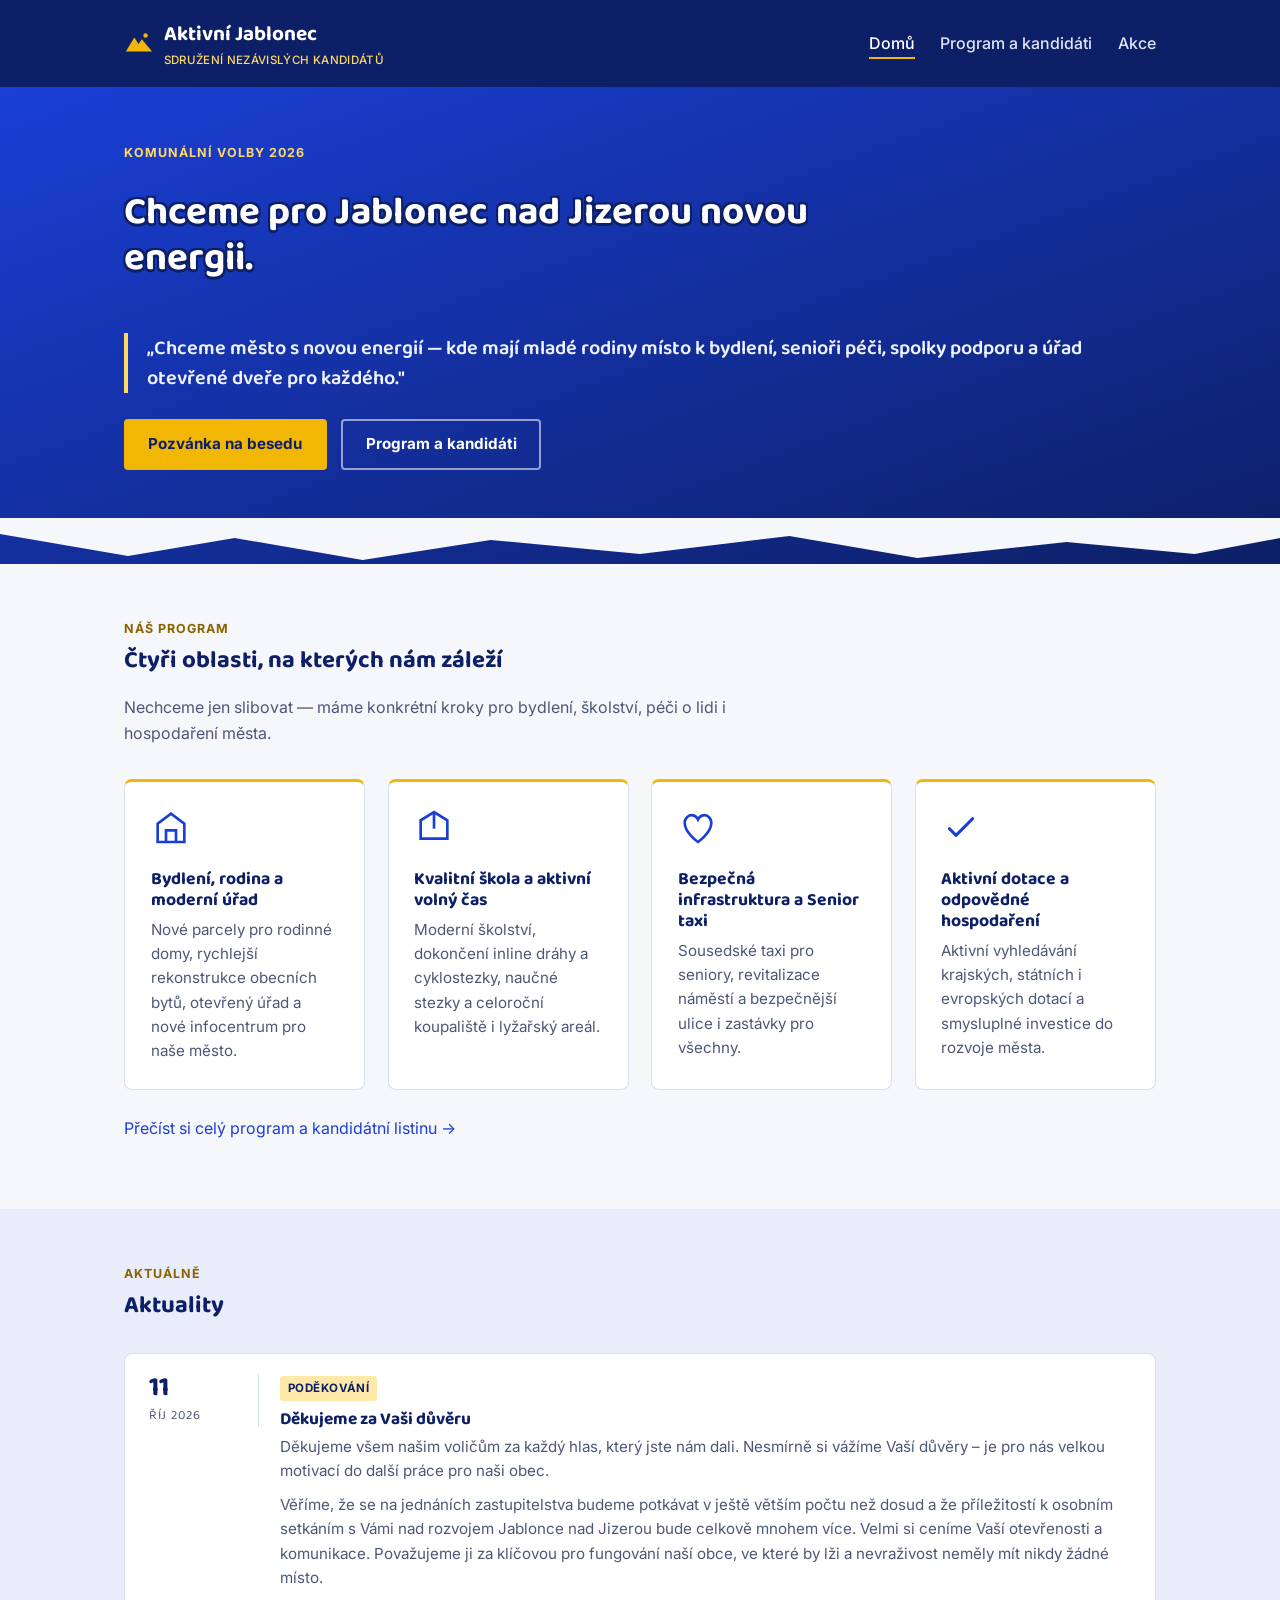
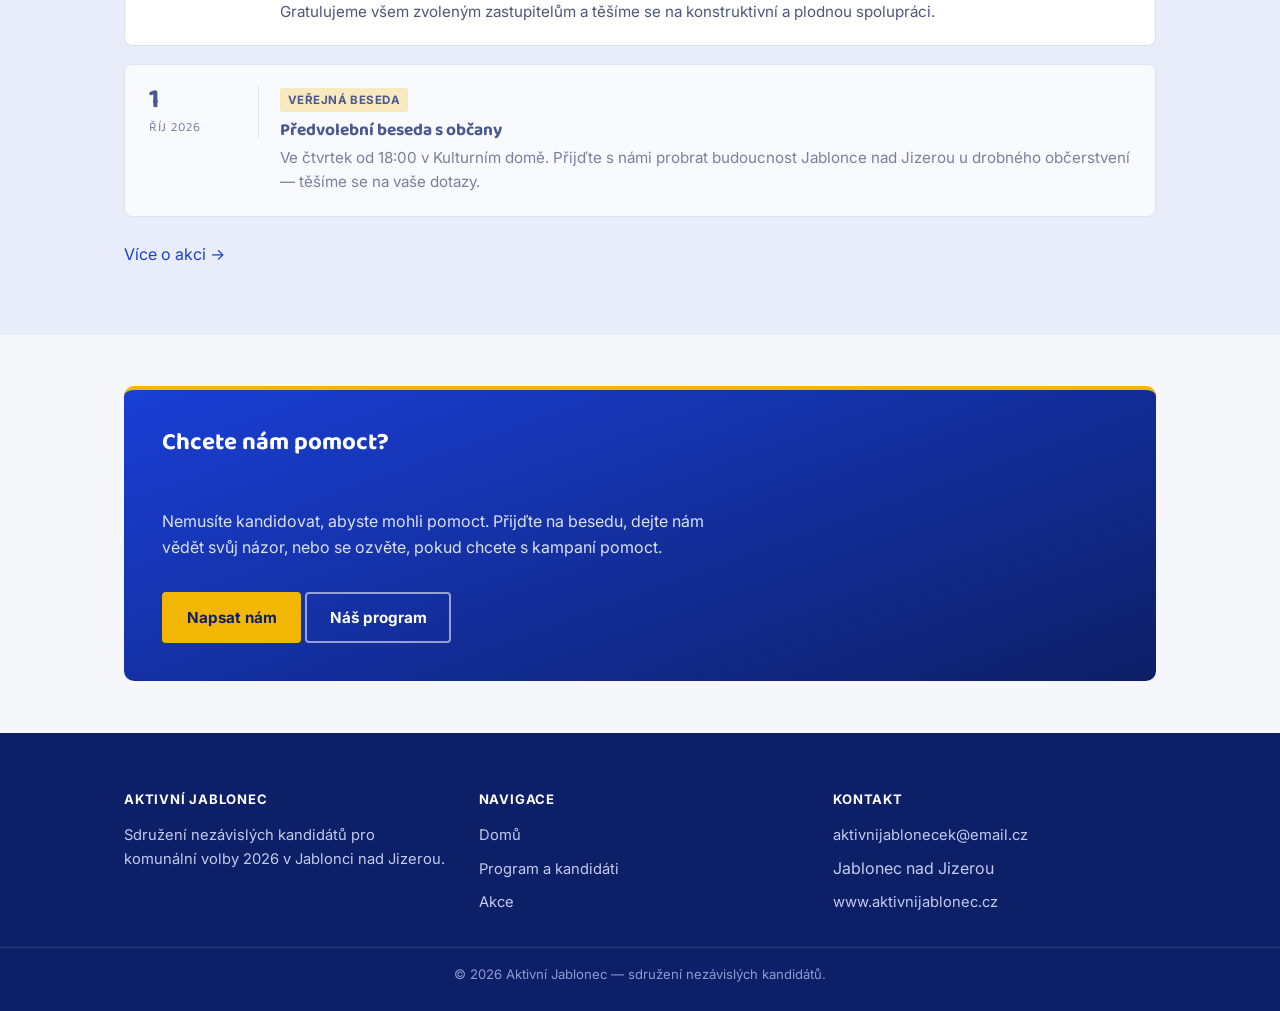
<file: index.html>
<!DOCTYPE html>
<html lang="cs">
<head>
<meta charset="UTF-8">
<meta name="viewport" content="width=device-width, initial-scale=1.0">
<title>Aktivní Jablonec — sdružení nezávislých kandidátů | Komunální volby 2026</title>
<meta name="description" content="Aktivní Jablonec je sdružení nezávislých kandidátů pro komunální volby 2026 v Jablonci nad Jizerou. Chceme město s novou energií pro rodiny, seniory i spolky.">
<link rel="canonical" href="https://www.aktivnijablonec.cz/">
<link rel="icon" type="image/svg+xml" href="/favicon.svg">
<meta property="og:type" content="website">
<meta property="og:locale" content="cs_CZ">
<meta property="og:site_name" content="Aktivní Jablonec">
<meta property="og:title" content="Aktivní Jablonec — sdružení nezávislých kandidátů | Komunální volby 2026">
<meta property="og:description" content="Aktivní Jablonec je sdružení nezávislých kandidátů pro komunální volby 2026 v Jablonci nad Jizerou. Chceme město s novou energií pro rodiny, seniory i spolky.">
<meta property="og:url" content="https://www.aktivnijablonec.cz/">
<meta name="twitter:card" content="summary">
<meta name="twitter:title" content="Aktivní Jablonec — sdružení nezávislých kandidátů">
<meta name="twitter:description" content="Sdružení nezávislých kandidátů pro komunální volby 2026 v Jablonci nad Jizerou.">
<link rel="stylesheet" href="/style.css">
</head>
<body>

<header class="site-header">
  <div class="header-inner">
    <a class="brand" href="/">
      <svg viewBox="0 0 32 32" fill="none" xmlns="http://www.w3.org/2000/svg" aria-hidden="true">
        <path d="M2 25L11 10L15.5 17L19 12L30 25H2Z" fill="currentColor"/>
        <circle cx="23" cy="8" r="2.4" fill="currentColor"/>
      </svg>
      <span class="brand-text">Aktivní Jablonec<span>Sdružení nezávislých kandidátů</span></span>
    </a>
    <nav class="main-nav" aria-label="Hlavní navigace">
      <ul>
        <li><a href="/" aria-current="page">Domů</a></li>
        <li><a href="/o-nas/">Program a kandidáti</a></li>
        <li><a href="/akce/">Akce</a></li>
      </ul>
    </nav>
  </div>
</header>

<section class="hero">
  <div class="hero-inner">
    <span class="eyebrow" style="color:#ffd966;">Komunální volby 2026</span>
    <h1 class="poster-text">Chceme pro Jablonec nad Jizerou novou energii.</h1>
    <blockquote class="quote-block" style="color:#eef2ff; border-left-color:#ffd966;">
      „Chceme město s novou energií — kde mají mladé rodiny místo k bydlení, senioři péči, spolky podporu a úřad otevřené dveře pro každého."
    </blockquote>
    <div class="cta-row">
      <a class="btn btn-primary" href="/akce/">Pozvánka na besedu</a>
      <a class="btn btn-outline" href="/o-nas/">Program a kandidáti</a>
    </div>
  </div>
  <svg class="ridge ridge-flip" viewBox="0 0 1200 46" preserveAspectRatio="none" xmlns="http://www.w3.org/2000/svg">
    <path d="M0,46 L0,30 L120,8 L220,26 L340,4 L460,24 L600,10 L740,28 L860,6 L1000,22 L1120,10 L1200,26 L1200,46 Z" fill="#f6f7fb"/>
  </svg>
</section>

<section>
  <div class="wrap">
    <div class="section-head">
      <span class="eyebrow">Náš program</span>
      <h2>Čtyři oblasti, na kterých nám záleží</h2>
      <p>Nechceme jen slibovat — máme konkrétní kroky pro bydlení, školství, péči o lidi i hospodaření města.</p>
    </div>
    <div class="card-grid">
      <div class="card">
        <svg class="icon" viewBox="0 0 24 24" fill="none" xmlns="http://www.w3.org/2000/svg"><path d="M4 21V10L12 4L20 10V21H4Z" stroke="currentColor" stroke-width="1.6"/><path d="M9 21V14H15V21" stroke="currentColor" stroke-width="1.6"/></svg>
        <h3>Bydlení, rodina a moderní úřad</h3>
        <p>Nové parcely pro rodinné domy, rychlejší rekonstrukce obecních bytů, otevřený úřad a nové infocentrum pro naše město.</p>
      </div>
      <div class="card">
        <svg class="icon" viewBox="0 0 24 24" fill="none" xmlns="http://www.w3.org/2000/svg"><path d="M4 19V8L12 3L20 8V19H4Z" stroke="currentColor" stroke-width="1.6"/><path d="M12 3V13" stroke="currentColor" stroke-width="1.6"/></svg>
        <h3>Kvalitní škola a aktivní volný čas</h3>
        <p>Moderní školství, dokončení inline dráhy a cyklostezky, naučné stezky a celoroční koupaliště i lyžařský areál.</p>
      </div>
      <div class="card">
        <svg class="icon" viewBox="0 0 24 24" fill="none" xmlns="http://www.w3.org/2000/svg"><path d="M12 21C12 21 4 15.5 4 9.5C4 6.5 6.5 4.5 9 5C10.5 5.3 11.5 6.5 12 7.5C12.5 6.5 13.5 5.3 15 5C17.5 4.5 20 6.5 20 9.5C20 15.5 12 21 12 21Z" stroke="currentColor" stroke-width="1.6"/></svg>
        <h3>Bezpečná infrastruktura a Senior taxi</h3>
        <p>Sousedské taxi pro seniory, revitalizace náměstí a bezpečnější ulice i zastávky pro všechny.</p>
      </div>
      <div class="card">
        <svg class="icon" viewBox="0 0 24 24" fill="none" xmlns="http://www.w3.org/2000/svg"><path d="M5 13L9 17L19 7" stroke="currentColor" stroke-width="1.8" stroke-linecap="round" stroke-linejoin="round"/></svg>
        <h3>Aktivní dotace a odpovědné hospodaření</h3>
        <p>Aktivní vyhledávání krajských, státních i evropských dotací a smysluplné investice do rozvoje města.</p>
      </div>
    </div>
    <p style="margin-top:1.6rem;"><a href="/o-nas/">Přečíst si celý program a kandidátní listinu →</a></p>
  </div>
</section>

<section class="alt">
  <div class="wrap">
    <div class="section-head">
      <span class="eyebrow">Aktuálně</span>
      <h2>Aktuality</h2>
    </div>
    <div class="event-list">
      <div class="event">
        <div class="date"><span class="day">11</span><span class="month">Říj 2026</span></div>
        <div>
          <span class="tag">Poděkování</span>
          <h3>Děkujeme za Vaši důvěru</h3>
          <p>Děkujeme všem našim voličům za každý hlas, který jste nám dali. Nesmírně si vážíme Vaší důvěry – je pro nás velkou motivací do další práce pro naši obec.</p>
          <p>Věříme, že se na jednáních zastupitelstva budeme potkávat v ještě větším počtu než dosud a že příležitostí k osobním setkáním s Vámi nad rozvojem Jablonce nad Jizerou bude celkově mnohem více. Velmi si ceníme Vaší otevřenosti a komunikace. Považujeme ji za klíčovou pro fungování naší obce, ve které by lži a nevraživost neměly mít nikdy žádné místo.</p>
          <p>Gratulujeme všem zvoleným zastupitelům a těšíme se na konstruktivní a plodnou spolupráci.</p>
        </div>
      </div>
      <div class="event past">
        <div class="date"><span class="day">1</span><span class="month">Říj 2026</span></div>
        <div>
          <span class="tag">Veřejná beseda</span>
          <h3>Předvolební beseda s občany</h3>
          <p>Ve čtvrtek od 18:00 v Kulturním domě. Přijďte s námi probrat budoucnost Jablonce nad Jizerou u drobného občerstvení — těšíme se na vaše dotazy.</p>
        </div>
      </div>
    </div>
    <p style="margin-top:1.6rem;"><a href="/akce/">Více o akci →</a></p>
  </div>
</section>

<section>
  <div class="wrap">
    <div class="panel">
      <h2>Chcete nám pomoct?</h2>
      <p>Nemusíte kandidovat, abyste mohli pomoct. Přijďte na besedu, dejte nám vědět svůj názor, nebo se ozvěte, pokud chcete s kampaní pomoct.</p>
      <div class="cta-row">
        <a class="btn btn-primary" href="mailto:aktivnijablonecek@email.cz">Napsat nám</a>
        <a class="btn btn-outline" href="/o-nas/">Náš program</a>
      </div>
    </div>
  </div>
</section>

<footer class="site-footer">
  <div class="footer-inner">
    <div>
      <h4>Aktivní Jablonec</h4>
      <p>Sdružení nezávislých kandidátů pro komunální volby 2026 v Jablonci nad Jizerou.</p>
    </div>
    <div>
      <h4>Navigace</h4>
      <ul>
        <li><a href="/">Domů</a></li>
        <li><a href="/o-nas/">Program a kandidáti</a></li>
        <li><a href="/akce/">Akce</a></li>
      </ul>
    </div>
    <div>
      <h4>Kontakt</h4>
      <ul>
        <li><a href="mailto:aktivnijablonecek@email.cz">aktivnijablonecek@email.cz</a></li>
        <li>Jablonec nad Jizerou</li>
        <li><a href="https://www.aktivnijablonec.cz">www.aktivnijablonec.cz</a></li>
      </ul>
    </div>
  </div>
  <div class="footer-bottom">&copy; 2026 Aktivní Jablonec — sdružení nezávislých kandidátů.</div>
</footer>

</body>
</html>
</file>
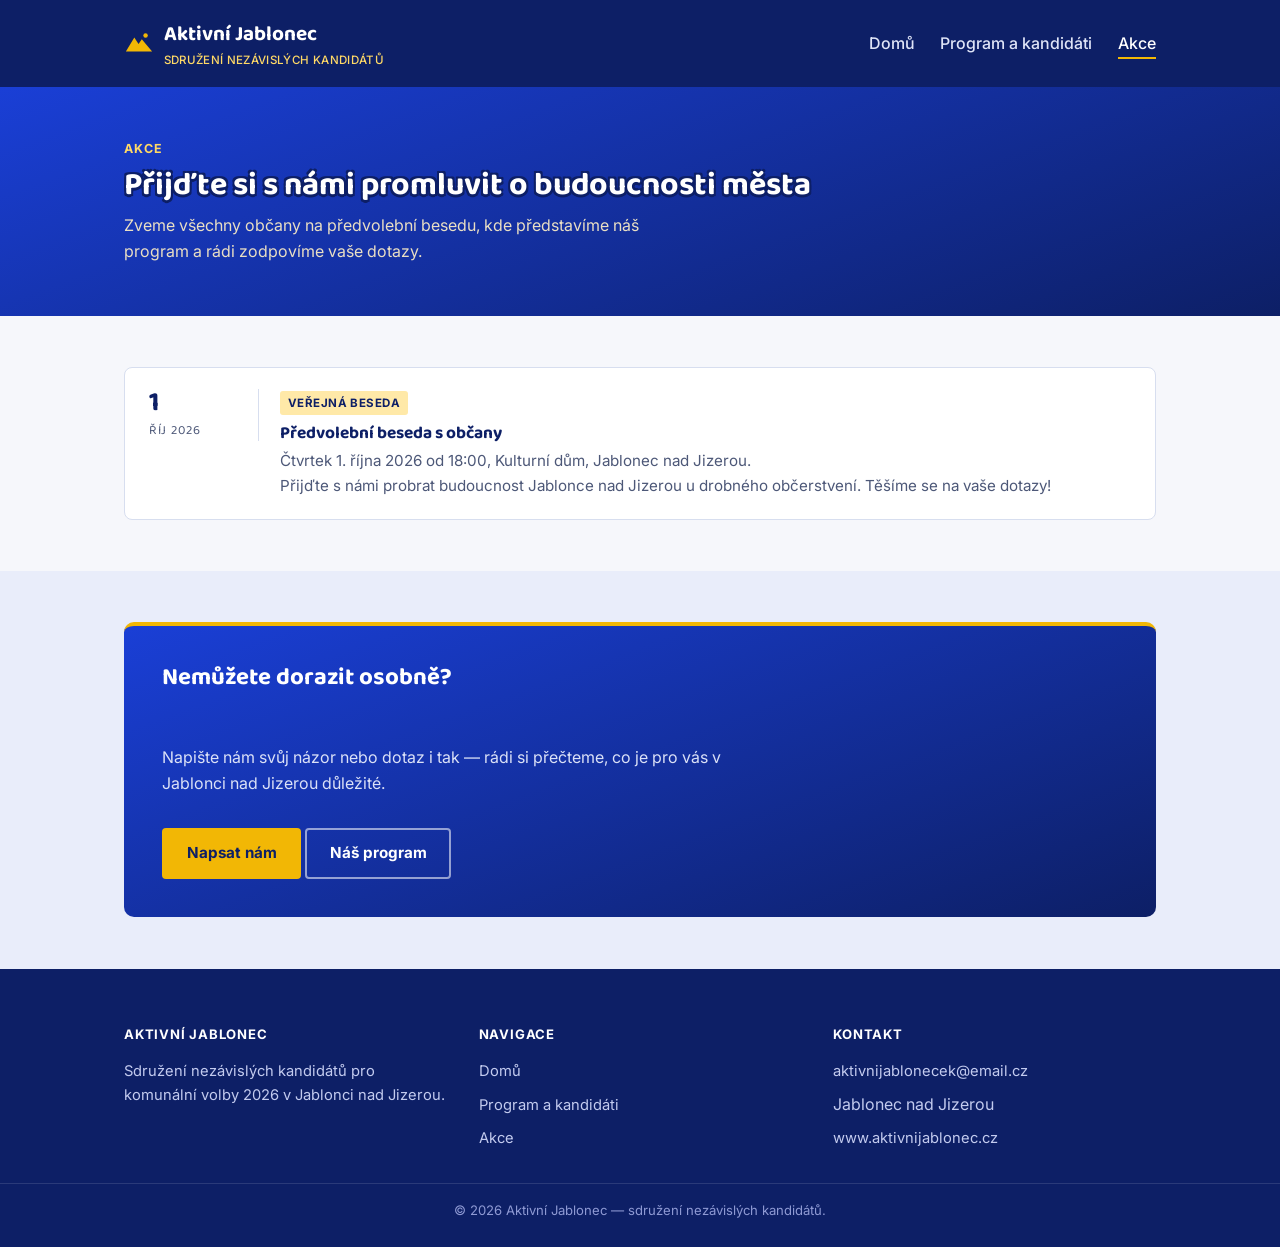
<file: akce/index.html>
<!DOCTYPE html>
<html lang="cs">
<head>
<meta charset="UTF-8">
<meta name="viewport" content="width=device-width, initial-scale=1.0">
<title>Akce — Aktivní Jablonec</title>
<meta name="description" content="Předvolební beseda s občany sdružení Aktivní Jablonec — čtvrtek 1. října 2026 od 18:00 v Kulturním domě v Jablonci nad Jizerou.">
<link rel="canonical" href="https://www.aktivnijablonec.cz/akce/">
<link rel="icon" type="image/svg+xml" href="/favicon.svg">
<meta property="og:type" content="website">
<meta property="og:locale" content="cs_CZ">
<meta property="og:site_name" content="Aktivní Jablonec">
<meta property="og:title" content="Akce — Aktivní Jablonec">
<meta property="og:description" content="Předvolební beseda s občany sdružení Aktivní Jablonec — čtvrtek 1. října 2026 od 18:00 v Kulturním domě v Jablonci nad Jizerou.">
<meta property="og:url" content="https://www.aktivnijablonec.cz/akce/">
<meta name="twitter:card" content="summary">
<meta name="twitter:title" content="Akce — Aktivní Jablonec">
<meta name="twitter:description" content="Předvolební beseda s občany sdružení Aktivní Jablonec — čtvrtek 1. října 2026 od 18:00 v Kulturním domě.">
<link rel="stylesheet" href="/style.css">
</head>
<body>

<header class="site-header">
  <div class="header-inner">
    <a class="brand" href="/">
      <svg viewBox="0 0 32 32" fill="none" xmlns="http://www.w3.org/2000/svg" aria-hidden="true">
        <path d="M2 25L11 10L15.5 17L19 12L30 25H2Z" fill="currentColor"/>
        <circle cx="23" cy="8" r="2.4" fill="currentColor"/>
      </svg>
      <span class="brand-text">Aktivní Jablonec<span>Sdružení nezávislých kandidátů</span></span>
    </a>
    <nav class="main-nav" aria-label="Hlavní navigace">
      <ul>
        <li><a href="/">Domů</a></li>
        <li><a href="/o-nas/">Program a kandidáti</a></li>
        <li><a href="/akce/" aria-current="page">Akce</a></li>
      </ul>
    </nav>
  </div>
</header>

<section class="page-header">
  <div class="wrap">
    <span class="eyebrow" style="color:#ffd966;">Akce</span>
    <h1 class="poster-text">Přijďte si s námi promluvit o budoucnosti města</h1>
    <p>Zveme všechny občany na předvolební besedu, kde představíme náš program a rádi zodpovíme vaše dotazy.</p>
  </div>
</section>

<section>
  <div class="wrap">
    <div class="event-list">
      <div class="event">
        <div class="date"><span class="day">1</span><span class="month">Říj 2026</span></div>
        <div>
          <span class="tag">Veřejná beseda</span>
          <h3>Předvolební beseda s občany</h3>
          <p>Čtvrtek 1. října 2026 od 18:00, Kulturní dům, Jablonec nad Jizerou.<br>
          Přijďte s námi probrat budoucnost Jablonce nad Jizerou u drobného občerstvení. Těšíme se na vaše dotazy!</p>
        </div>
      </div>
    </div>
  </div>
</section>

<section class="alt">
  <div class="wrap">
    <div class="panel">
      <h2>Nemůžete dorazit osobně?</h2>
      <p>Napište nám svůj názor nebo dotaz i tak — rádi si přečteme, co je pro vás v Jablonci nad Jizerou důležité.</p>
      <div class="cta-row">
        <a class="btn btn-primary" href="mailto:aktivnijablonecek@email.cz">Napsat nám</a>
        <a class="btn btn-outline" href="/o-nas/">Náš program</a>
      </div>
    </div>
  </div>
</section>

<footer class="site-footer">
  <div class="footer-inner">
    <div>
      <h4>Aktivní Jablonec</h4>
      <p>Sdružení nezávislých kandidátů pro komunální volby 2026 v Jablonci nad Jizerou.</p>
    </div>
    <div>
      <h4>Navigace</h4>
      <ul>
        <li><a href="/">Domů</a></li>
        <li><a href="/o-nas/">Program a kandidáti</a></li>
        <li><a href="/akce/">Akce</a></li>
      </ul>
    </div>
    <div>
      <h4>Kontakt</h4>
      <ul>
        <li><a href="mailto:aktivnijablonecek@email.cz">aktivnijablonecek@email.cz</a></li>
        <li>Jablonec nad Jizerou</li>
        <li><a href="https://www.aktivnijablonec.cz">www.aktivnijablonec.cz</a></li>
      </ul>
    </div>
  </div>
  <div class="footer-bottom">&copy; 2026 Aktivní Jablonec — sdružení nezávislých kandidátů.</div>
</footer>

</body>
</html>
</file>
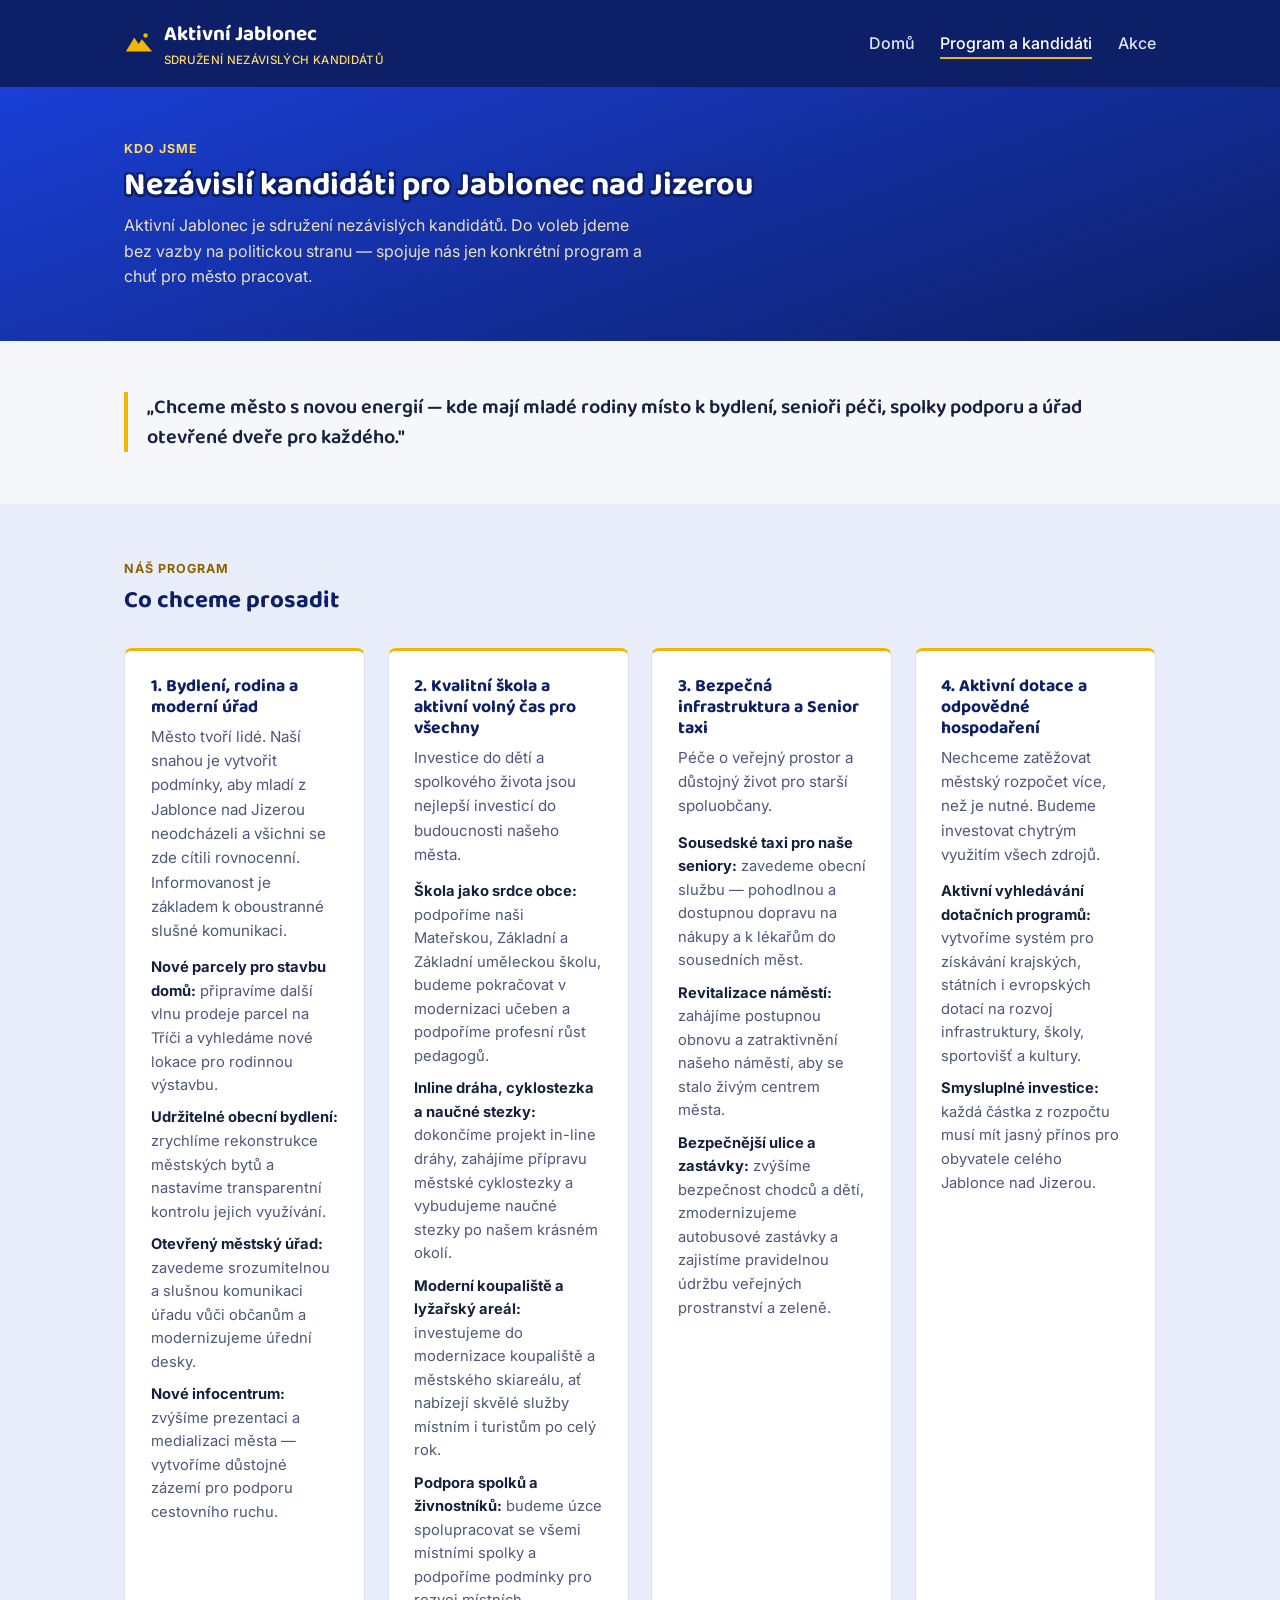
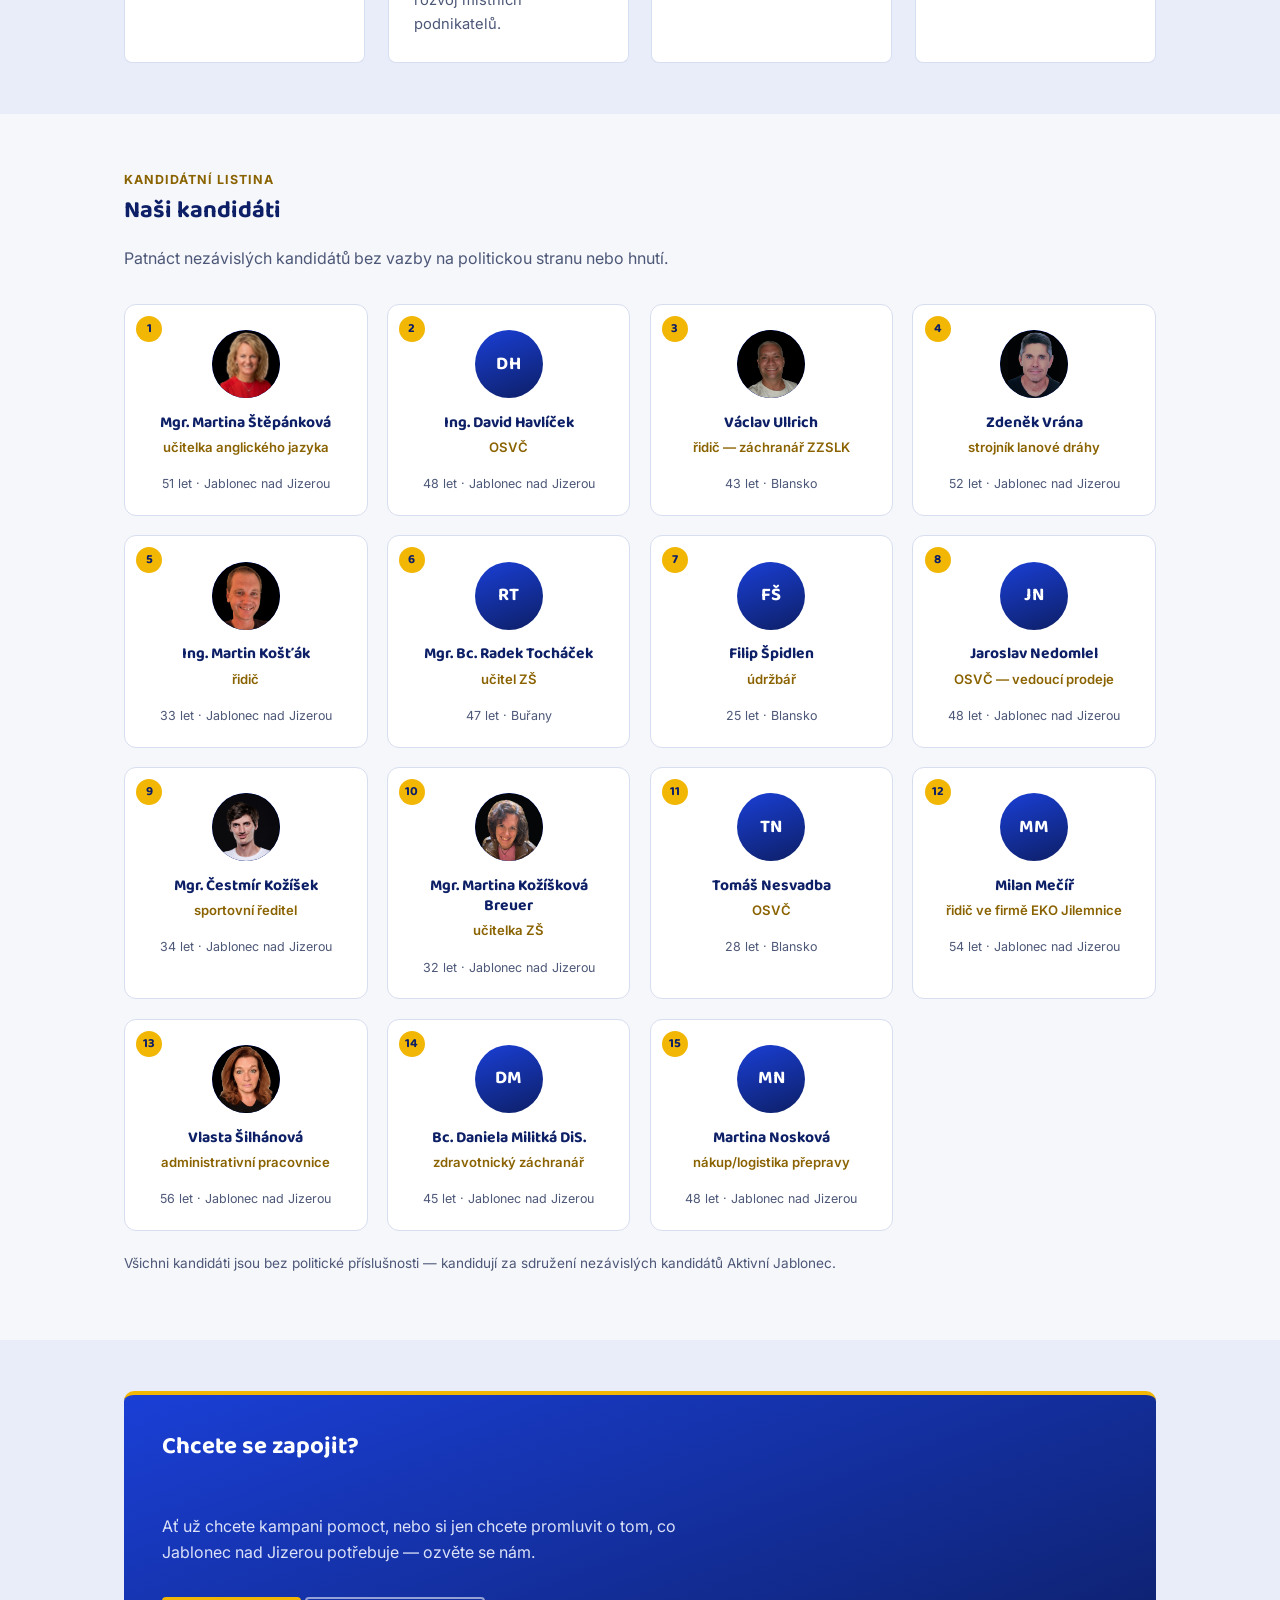
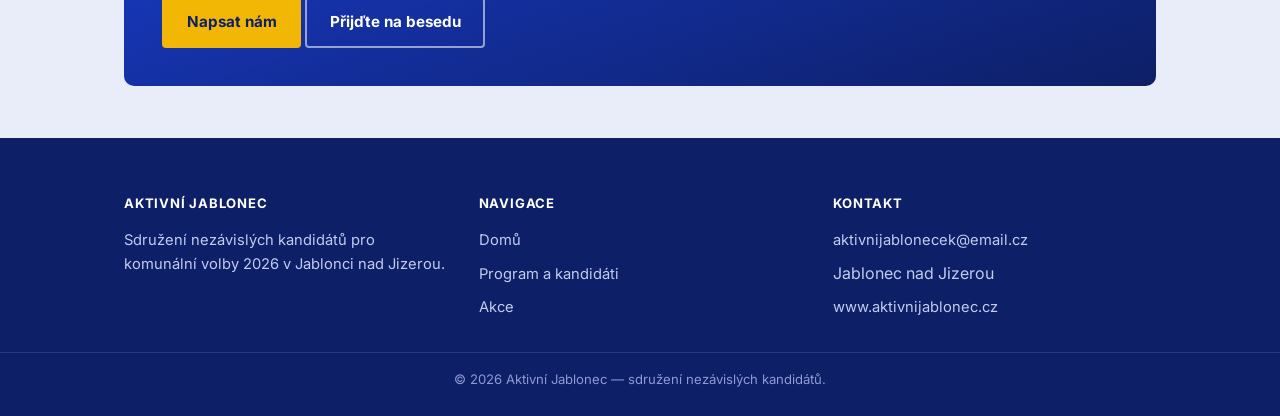
<file: o-nas/index.html>
<!DOCTYPE html>
<html lang="cs">
<head>
<meta charset="UTF-8">
<meta name="viewport" content="width=device-width, initial-scale=1.0">
<title>Program a kandidáti — Aktivní Jablonec</title>
<meta name="description" content="Program a kandidátní listina sdružení Aktivní Jablonec pro komunální volby 2026 v Jablonci nad Jizerou.">
<link rel="canonical" href="https://www.aktivnijablonec.cz/o-nas/">
<link rel="icon" type="image/svg+xml" href="/favicon.svg">
<meta property="og:type" content="website">
<meta property="og:locale" content="cs_CZ">
<meta property="og:site_name" content="Aktivní Jablonec">
<meta property="og:title" content="Program a kandidáti — Aktivní Jablonec">
<meta property="og:description" content="Program a kandidátní listina sdružení Aktivní Jablonec pro komunální volby 2026 v Jablonci nad Jizerou.">
<meta property="og:url" content="https://www.aktivnijablonec.cz/o-nas/">
<meta name="twitter:card" content="summary">
<meta name="twitter:title" content="Program a kandidáti — Aktivní Jablonec">
<meta name="twitter:description" content="Program a kandidátní listina sdružení Aktivní Jablonec pro komunální volby 2026 v Jablonci nad Jizerou.">
<link rel="stylesheet" href="/style.css">
</head>
<body>

<header class="site-header">
  <div class="header-inner">
    <a class="brand" href="/">
      <svg viewBox="0 0 32 32" fill="none" xmlns="http://www.w3.org/2000/svg" aria-hidden="true">
        <path d="M2 25L11 10L15.5 17L19 12L30 25H2Z" fill="currentColor"/>
        <circle cx="23" cy="8" r="2.4" fill="currentColor"/>
      </svg>
      <span class="brand-text">Aktivní Jablonec<span>Sdružení nezávislých kandidátů</span></span>
    </a>
    <nav class="main-nav" aria-label="Hlavní navigace">
      <ul>
        <li><a href="/">Domů</a></li>
        <li><a href="/o-nas/" aria-current="page">Program a kandidáti</a></li>
        <li><a href="/akce/">Akce</a></li>
      </ul>
    </nav>
  </div>
</header>

<section class="page-header">
  <div class="wrap">
    <span class="eyebrow" style="color:#ffd966;">Kdo jsme</span>
    <h1 class="poster-text">Nezávislí kandidáti pro Jablonec nad Jizerou</h1>
    <p>Aktivní Jablonec je sdružení nezávislých kandidátů. Do voleb jdeme bez vazby na politickou stranu — spojuje nás jen konkrétní program a chuť pro město pracovat.</p>
  </div>
</section>

<section>
  <div class="wrap">
    <blockquote class="quote-block">
      „Chceme město s novou energií — kde mají mladé rodiny místo k bydlení, senioři péči, spolky podporu a úřad otevřené dveře pro každého."
    </blockquote>
  </div>
</section>

<section class="alt">
  <div class="wrap">
    <div class="section-head">
      <span class="eyebrow">Náš program</span>
      <h2>Co chceme prosadit</h2>
    </div>
    <div class="card-grid">
      <div class="card">
        <h3>1. Bydlení, rodina a moderní úřad</h3>
        <p>Město tvoří lidé. Naší snahou je vytvořit podmínky, aby mladí z Jablonce nad Jizerou neodcházeli a všichni se zde cítili rovnocenní. Informovanost je základem k oboustranné slušné komunikaci.</p>
        <ul class="program-list">
          <li><strong>Nové parcely pro stavbu domů:</strong> připravíme další vlnu prodeje parcel na Tříči a vyhledáme nové lokace pro rodinnou výstavbu.</li>
          <li><strong>Udržitelné obecní bydlení:</strong> zrychlíme rekonstrukce městských bytů a nastavíme transparentní kontrolu jejich využívání.</li>
          <li><strong>Otevřený městský úřad:</strong> zavedeme srozumitelnou a slušnou komunikaci úřadu vůči občanům a modernizujeme úřední desky.</li>
          <li><strong>Nové infocentrum:</strong> zvýšíme prezentaci a medializaci města — vytvoříme důstojné zázemí pro podporu cestovního ruchu.</li>
        </ul>
      </div>
      <div class="card">
        <h3>2. Kvalitní škola a aktivní volný čas pro všechny</h3>
        <p>Investice do dětí a spolkového života jsou nejlepší investicí do budoucnosti našeho města.</p>
        <ul class="program-list">
          <li><strong>Škola jako srdce obce:</strong> podpoříme naši Mateřskou, Základní a Základní uměleckou školu, budeme pokračovat v modernizaci učeben a podpoříme profesní růst pedagogů.</li>
          <li><strong>Inline dráha, cyklostezka a naučné stezky:</strong> dokončíme projekt in-line dráhy, zahájíme přípravu městské cyklostezky a vybudujeme naučné stezky po našem krásném okolí.</li>
          <li><strong>Moderní koupaliště a lyžařský areál:</strong> investujeme do modernizace koupaliště a městského skiareálu, ať nabízejí skvělé služby místním i turistům po celý rok.</li>
          <li><strong>Podpora spolků a živnostníků:</strong> budeme úzce spolupracovat se všemi místními spolky a podpoříme podmínky pro rozvoj místních podnikatelů.</li>
        </ul>
      </div>
      <div class="card">
        <h3>3. Bezpečná infrastruktura a Senior taxi</h3>
        <p>Péče o veřejný prostor a důstojný život pro starší spoluobčany.</p>
        <ul class="program-list">
          <li><strong>Sousedské taxi pro naše seniory:</strong> zavedeme obecní službu — pohodlnou a dostupnou dopravu na nákupy a k lékařům do sousedních měst.</li>
          <li><strong>Revitalizace náměstí:</strong> zahájíme postupnou obnovu a zatraktivnění našeho náměstí, aby se stalo živým centrem města.</li>
          <li><strong>Bezpečnější ulice a zastávky:</strong> zvýšíme bezpečnost chodců a dětí, zmodernizujeme autobusové zastávky a zajistíme pravidelnou údržbu veřejných prostranství a zeleně.</li>
        </ul>
      </div>
      <div class="card">
        <h3>4. Aktivní dotace a odpovědné hospodaření</h3>
        <p>Nechceme zatěžovat městský rozpočet více, než je nutné. Budeme investovat chytrým využitím všech zdrojů.</p>
        <ul class="program-list">
          <li><strong>Aktivní vyhledávání dotačních programů:</strong> vytvoříme systém pro získávání krajských, státních i evropských dotací na rozvoj infrastruktury, školy, sportovišť a kultury.</li>
          <li><strong>Smysluplné investice:</strong> každá částka z rozpočtu musí mít jasný přínos pro obyvatele celého Jablonce nad Jizerou.</li>
        </ul>
      </div>
    </div>
  </div>
</section>

<section>
  <div class="wrap">
    <div class="section-head">
      <span class="eyebrow">Kandidátní listina</span>
      <h2>Naši kandidáti</h2>
      <p>Patnáct nezávislých kandidátů bez vazby na politickou stranu nebo hnutí.</p>
    </div>
    <div class="cand-grid">
      <div class="cand-card"><span class="cand-number">1</span><div class="cand-avatar"><img src="/images/kandidati/martina_stepankova.jpg" alt="Martina Štěpánková"></div><h3>Mgr. Martina Štěpánková</h3><p class="cand-role">učitelka anglického jazyka</p><p class="cand-meta">51 let · Jablonec nad Jizerou</p></div>
      <div class="cand-card"><span class="cand-number">2</span><div class="cand-avatar">DH</div><h3>Ing. David Havlíček</h3><p class="cand-role">OSVČ</p><p class="cand-meta">48 let · Jablonec nad Jizerou</p></div>
      <div class="cand-card"><span class="cand-number">3</span><div class="cand-avatar"><img src="/images/kandidati/vaclav_ulrych.jpeg" alt="Václav Ullrich"></div><h3>Václav Ullrich</h3><p class="cand-role">řidič — záchranář ZZSLK</p><p class="cand-meta">43 let · Blansko</p></div>
      <div class="cand-card"><span class="cand-number">4</span><div class="cand-avatar"><img src="/images/kandidati/Zdenek-vrana.jpg" alt="Zdeněk Vrána"></div><h3>Zdeněk Vrána</h3><p class="cand-role">strojník lanové dráhy</p><p class="cand-meta">52 let · Jablonec nad Jizerou</p></div>
      <div class="cand-card"><span class="cand-number">5</span><div class="cand-avatar"><img src="/images/kandidati/Martin_Kastak.jpg" alt="Martin Košťák"></div><h3>Ing. Martin Košťák</h3><p class="cand-role">řidič</p><p class="cand-meta">33 let · Jablonec nad Jizerou</p></div>
      <div class="cand-card"><span class="cand-number">6</span><div class="cand-avatar">RT</div><h3>Mgr. Bc. Radek Tocháček</h3><p class="cand-role">učitel ZŠ</p><p class="cand-meta">47 let · Buřany</p></div>
      <div class="cand-card"><span class="cand-number">7</span><div class="cand-avatar">FŠ</div><h3>Filip Špidlen</h3><p class="cand-role">údržbář</p><p class="cand-meta">25 let · Blansko</p></div>
      <div class="cand-card"><span class="cand-number">8</span><div class="cand-avatar">JN</div><h3>Jaroslav Nedomlel</h3><p class="cand-role">OSVČ — vedoucí prodeje</p><p class="cand-meta">48 let · Jablonec nad Jizerou</p></div>
      <div class="cand-card"><span class="cand-number">9</span><div class="cand-avatar"><img src="/images/kandidati/cestmir-kozisek.jpg" alt="Čestmír Kožíšek"></div><h3>Mgr. Čestmír Kožíšek</h3><p class="cand-role">sportovní ředitel</p><p class="cand-meta">34 let · Jablonec nad Jizerou</p></div>
      <div class="cand-card"><span class="cand-number">10</span><div class="cand-avatar"><img src="/images/kandidati/martina-koziskova-breuer.jpg" alt="Martina Kožíšková Breuer"></div><h3>Mgr. Martina Kožíšková Breuer</h3><p class="cand-role">učitelka ZŠ</p><p class="cand-meta">32 let · Jablonec nad Jizerou</p></div>
      <div class="cand-card"><span class="cand-number">11</span><div class="cand-avatar">TN</div><h3>Tomáš Nesvadba</h3><p class="cand-role">OSVČ</p><p class="cand-meta">28 let · Blansko</p></div>
      <div class="cand-card"><span class="cand-number">12</span><div class="cand-avatar">MM</div><h3>Milan Mečíř</h3><p class="cand-role">řidič ve firmě EKO Jilemnice</p><p class="cand-meta">54 let · Jablonec nad Jizerou</p></div>
      <div class="cand-card"><span class="cand-number">13</span><div class="cand-avatar"><img src="/images/kandidati/vlasta_silhanova.jpg" alt="Vlasta Šilhánová"></div><h3>Vlasta Šilhánová</h3><p class="cand-role">administrativní pracovnice</p><p class="cand-meta">56 let · Jablonec nad Jizerou</p></div>
      <div class="cand-card"><span class="cand-number">14</span><div class="cand-avatar">DM</div><h3>Bc. Daniela Militká DiS.</h3><p class="cand-role">zdravotnický záchranář</p><p class="cand-meta">45 let · Jablonec nad Jizerou</p></div>
      <div class="cand-card"><span class="cand-number">15</span><div class="cand-avatar">MN</div><h3>Martina Nosková</h3><p class="cand-role">nákup/logistika přepravy</p><p class="cand-meta">48 let · Jablonec nad Jizerou</p></div>
    </div>
    <p class="table-note">Všichni kandidáti jsou bez politické příslušnosti — kandidují za sdružení nezávislých kandidátů Aktivní Jablonec.</p>
  </div>
</section>

<section class="alt">
  <div class="wrap">
    <div class="panel">
      <h2>Chcete se zapojit?</h2>
      <p>Ať už chcete kampani pomoct, nebo si jen chcete promluvit o tom, co Jablonec nad Jizerou potřebuje — ozvěte se nám.</p>
      <div class="cta-row">
        <a class="btn btn-primary" href="mailto:aktivnijablonecek@email.cz">Napsat nám</a>
        <a class="btn btn-outline" href="/akce/">Přijďte na besedu</a>
      </div>
    </div>
  </div>
</section>

<footer class="site-footer">
  <div class="footer-inner">
    <div>
      <h4>Aktivní Jablonec</h4>
      <p>Sdružení nezávislých kandidátů pro komunální volby 2026 v Jablonci nad Jizerou.</p>
    </div>
    <div>
      <h4>Navigace</h4>
      <ul>
        <li><a href="/">Domů</a></li>
        <li><a href="/o-nas/">Program a kandidáti</a></li>
        <li><a href="/akce/">Akce</a></li>
      </ul>
    </div>
    <div>
      <h4>Kontakt</h4>
      <ul>
        <li><a href="mailto:aktivnijablonecek@email.cz">aktivnijablonecek@email.cz</a></li>
        <li>Jablonec nad Jizerou</li>
        <li><a href="https://www.aktivnijablonec.cz">www.aktivnijablonec.cz</a></li>
      </ul>
    </div>
  </div>
  <div class="footer-bottom">&copy; 2026 Aktivní Jablonec — sdružení nezávislých kandidátů.</div>
</footer>

</body>
</html>
</file>
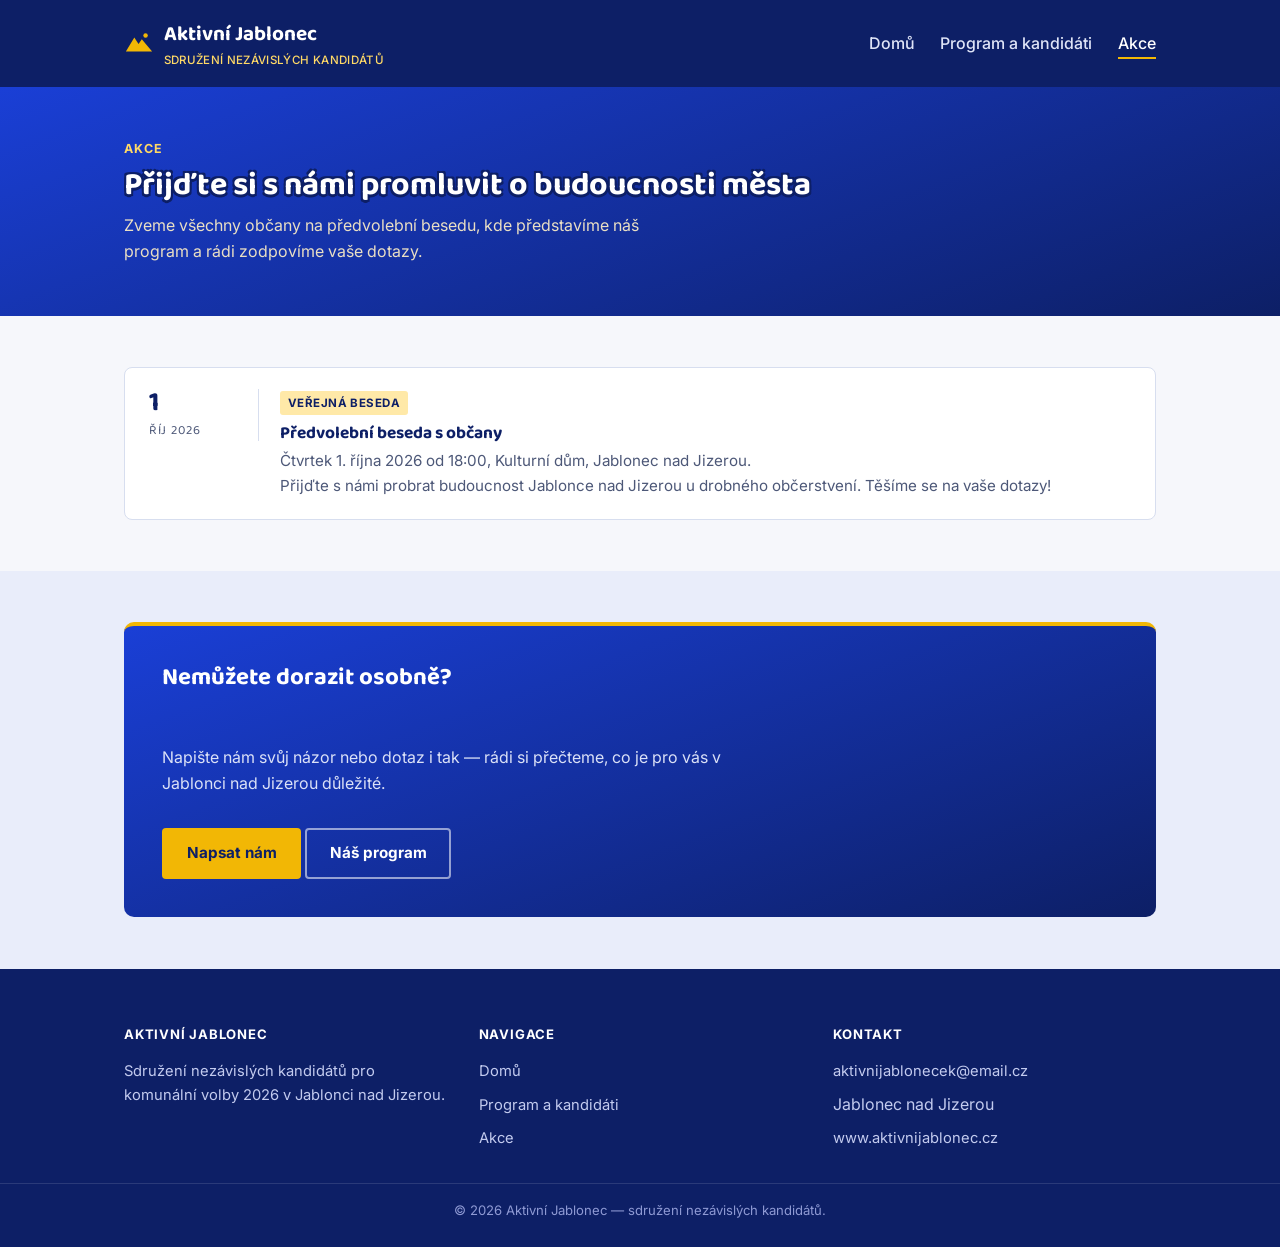
<file: akce.html>
<!DOCTYPE html>
<html lang="cs">
<head>
<meta charset="UTF-8">
<meta name="viewport" content="width=device-width, initial-scale=1.0">
<title>Akce — Aktivní Jablonec</title>
<meta name="description" content="Předvolební beseda s občany sdružení Aktivní Jablonec — čtvrtek 1. října 2026 od 18:00 v Kulturním domě v Jablonci nad Jizerou.">
<link rel="canonical" href="https://www.aktivnijablonec.cz/akce.html">
<link rel="icon" type="image/svg+xml" href="favicon.svg">
<meta property="og:type" content="website">
<meta property="og:locale" content="cs_CZ">
<meta property="og:site_name" content="Aktivní Jablonec">
<meta property="og:title" content="Akce — Aktivní Jablonec">
<meta property="og:description" content="Předvolební beseda s občany sdružení Aktivní Jablonec — čtvrtek 1. října 2026 od 18:00 v Kulturním domě v Jablonci nad Jizerou.">
<meta property="og:url" content="https://www.aktivnijablonec.cz/akce.html">
<meta name="twitter:card" content="summary">
<meta name="twitter:title" content="Akce — Aktivní Jablonec">
<meta name="twitter:description" content="Předvolební beseda s občany sdružení Aktivní Jablonec — čtvrtek 1. října 2026 od 18:00 v Kulturním domě.">
<link rel="stylesheet" href="style.css">
</head>
<body>

<header class="site-header">
  <div class="header-inner">
    <a class="brand" href="index.html">
      <svg viewBox="0 0 32 32" fill="none" xmlns="http://www.w3.org/2000/svg" aria-hidden="true">
        <path d="M2 25L11 10L15.5 17L19 12L30 25H2Z" fill="currentColor"/>
        <circle cx="23" cy="8" r="2.4" fill="currentColor"/>
      </svg>
      <span class="brand-text">Aktivní Jablonec<span>Sdružení nezávislých kandidátů</span></span>
    </a>
    <nav class="main-nav" aria-label="Hlavní navigace">
      <ul>
        <li><a href="index.html">Domů</a></li>
        <li><a href="o-nas.html">Program a kandidáti</a></li>
        <li><a href="akce.html" aria-current="page">Akce</a></li>
      </ul>
    </nav>
  </div>
</header>

<section class="page-header">
  <div class="wrap">
    <span class="eyebrow" style="color:#ffd966;">Akce</span>
    <h1 class="poster-text">Přijďte si s námi promluvit o budoucnosti města</h1>
    <p>Zveme všechny občany na předvolební besedu, kde představíme náš program a rádi zodpovíme vaše dotazy.</p>
  </div>
</section>

<section>
  <div class="wrap">
    <div class="event-list">
      <div class="event">
        <div class="date"><span class="day">1</span><span class="month">Říj 2026</span></div>
        <div>
          <span class="tag">Veřejná beseda</span>
          <h3>Předvolební beseda s občany</h3>
          <p>Čtvrtek 1. října 2026 od 18:00, Kulturní dům, Jablonec nad Jizerou.<br>
          Přijďte s námi probrat budoucnost Jablonce nad Jizerou u drobného občerstvení. Těšíme se na vaše dotazy!</p>
        </div>
      </div>
    </div>
  </div>
</section>

<section class="alt">
  <div class="wrap">
    <div class="panel">
      <h2>Nemůžete dorazit osobně?</h2>
      <p>Napište nám svůj názor nebo dotaz i tak — rádi si přečteme, co je pro vás v Jablonci nad Jizerou důležité.</p>
      <div class="cta-row">
        <a class="btn btn-primary" href="mailto:aktivnijablonecek@email.cz">Napsat nám</a>
        <a class="btn btn-outline" href="o-nas.html">Náš program</a>
      </div>
    </div>
  </div>
</section>

<footer class="site-footer">
  <div class="footer-inner">
    <div>
      <h4>Aktivní Jablonec</h4>
      <p>Sdružení nezávislých kandidátů pro komunální volby 2026 v Jablonci nad Jizerou.</p>
    </div>
    <div>
      <h4>Navigace</h4>
      <ul>
        <li><a href="index.html">Domů</a></li>
        <li><a href="o-nas.html">Program a kandidáti</a></li>
        <li><a href="akce.html">Akce</a></li>
      </ul>
    </div>
    <div>
      <h4>Kontakt</h4>
      <ul>
        <li><a href="mailto:aktivnijablonecek@email.cz">aktivnijablonecek@email.cz</a></li>
        <li>Jablonec nad Jizerou</li>
        <li><a href="https://www.aktivnijablonec.cz">www.aktivnijablonec.cz</a></li>
      </ul>
    </div>
  </div>
  <div class="footer-bottom">&copy; 2026 Aktivní Jablonec — sdružení nezávislých kandidátů.</div>
</footer>

</body>
</html>
</file>
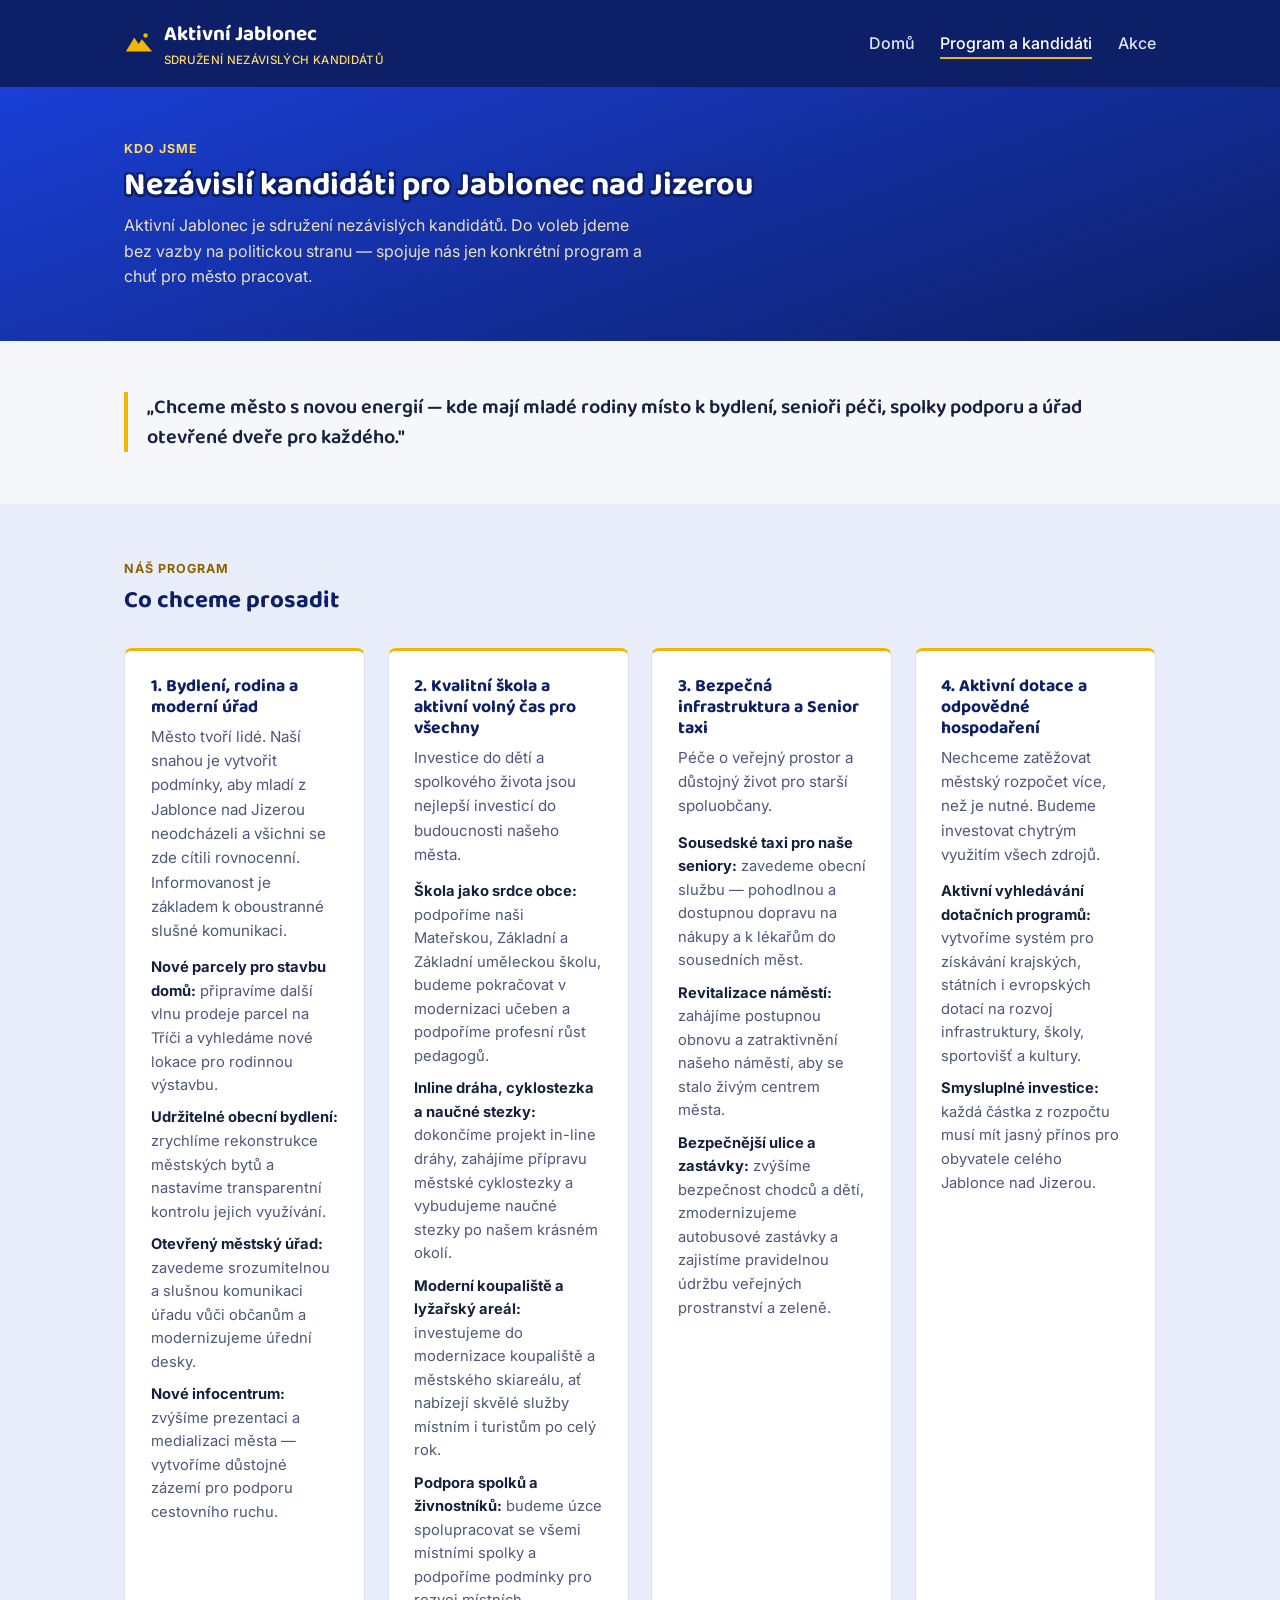
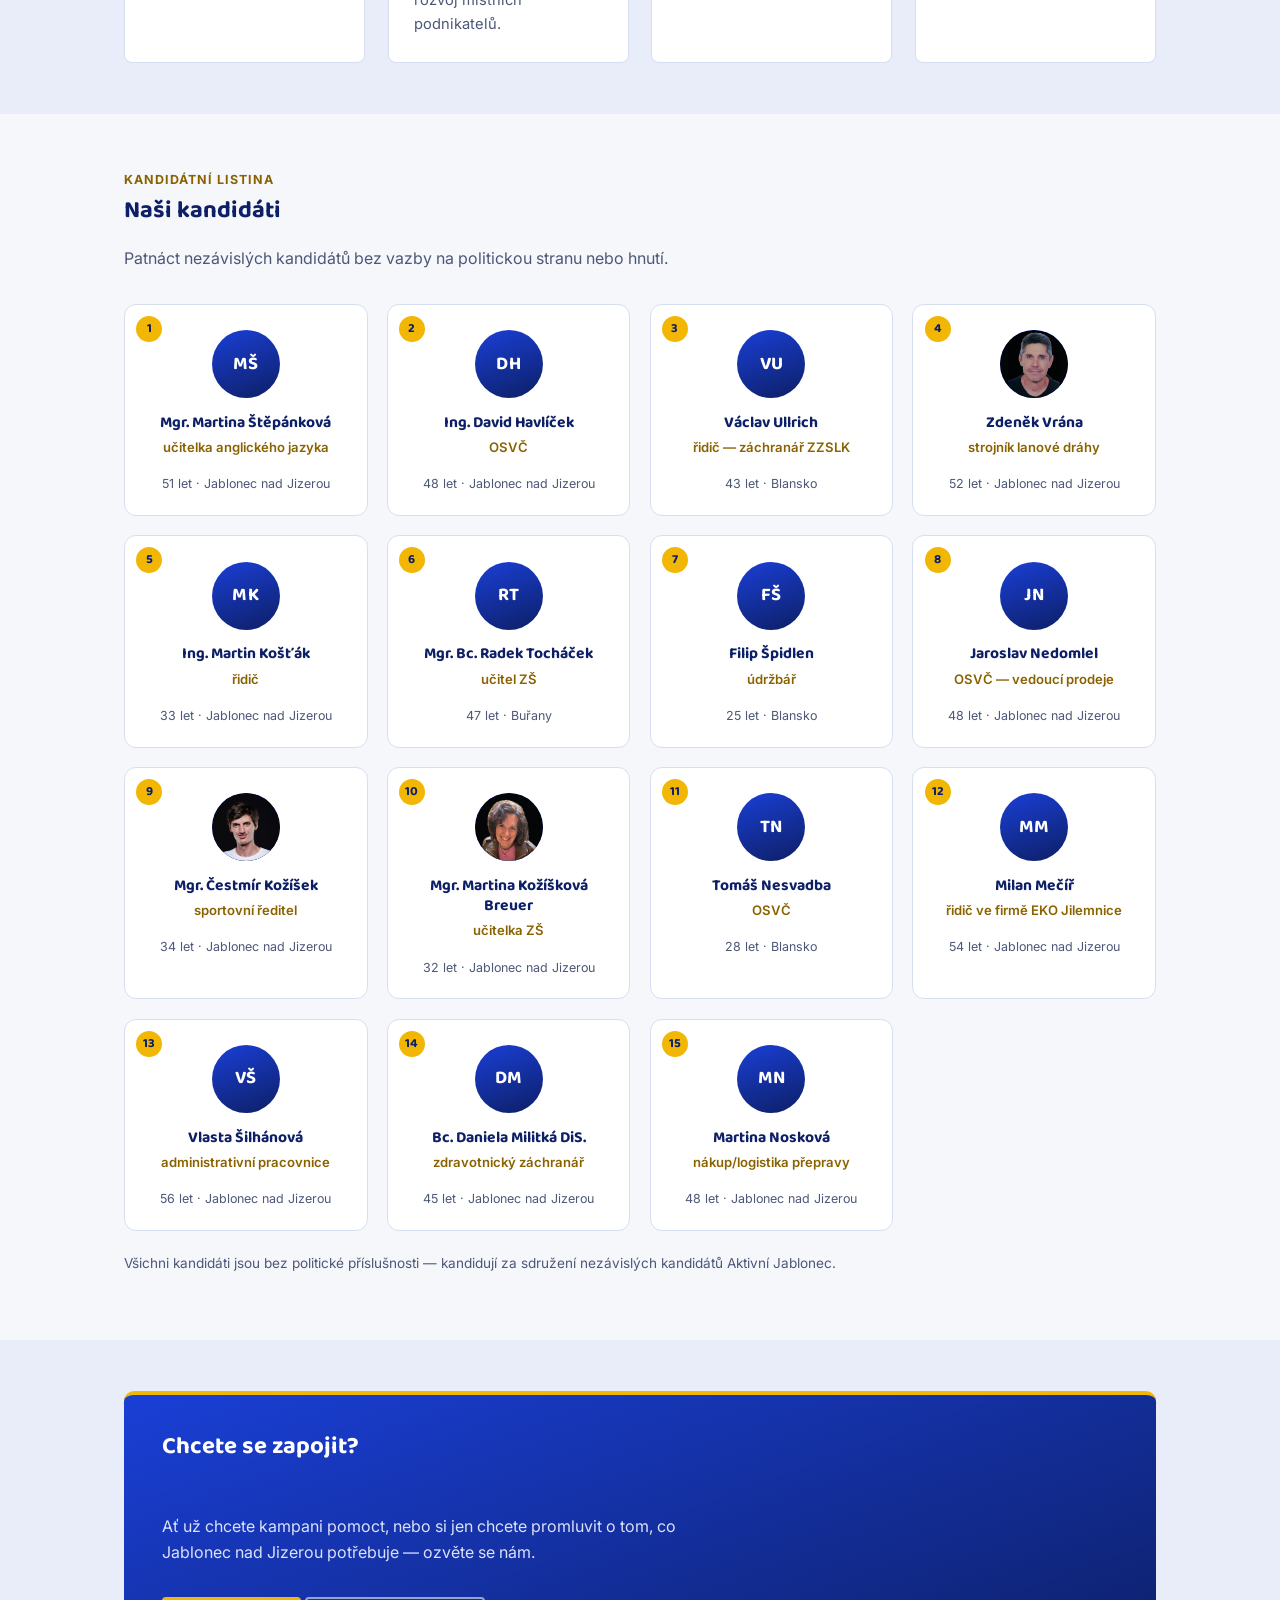
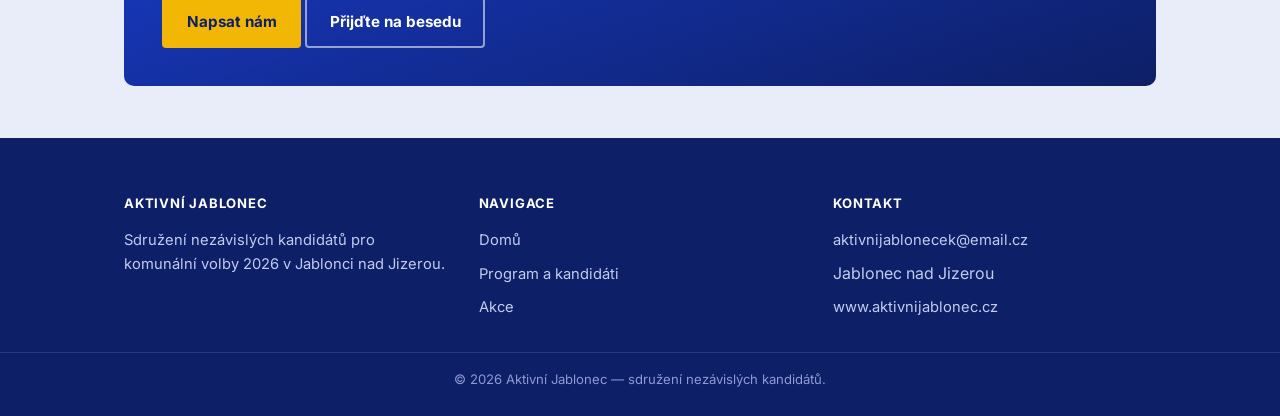
<file: o-nas.html>
<!DOCTYPE html>
<html lang="cs">
<head>
<meta charset="UTF-8">
<meta name="viewport" content="width=device-width, initial-scale=1.0">
<title>Program a kandidáti — Aktivní Jablonec</title>
<meta name="description" content="Program a kandidátní listina sdružení Aktivní Jablonec pro komunální volby 2026 v Jablonci nad Jizerou.">
<link rel="canonical" href="https://www.aktivnijablonec.cz/o-nas.html">
<link rel="icon" type="image/svg+xml" href="favicon.svg">
<meta property="og:type" content="website">
<meta property="og:locale" content="cs_CZ">
<meta property="og:site_name" content="Aktivní Jablonec">
<meta property="og:title" content="Program a kandidáti — Aktivní Jablonec">
<meta property="og:description" content="Program a kandidátní listina sdružení Aktivní Jablonec pro komunální volby 2026 v Jablonci nad Jizerou.">
<meta property="og:url" content="https://www.aktivnijablonec.cz/o-nas.html">
<meta name="twitter:card" content="summary">
<meta name="twitter:title" content="Program a kandidáti — Aktivní Jablonec">
<meta name="twitter:description" content="Program a kandidátní listina sdružení Aktivní Jablonec pro komunální volby 2026 v Jablonci nad Jizerou.">
<link rel="stylesheet" href="style.css">
</head>
<body>

<header class="site-header">
  <div class="header-inner">
    <a class="brand" href="index.html">
      <svg viewBox="0 0 32 32" fill="none" xmlns="http://www.w3.org/2000/svg" aria-hidden="true">
        <path d="M2 25L11 10L15.5 17L19 12L30 25H2Z" fill="currentColor"/>
        <circle cx="23" cy="8" r="2.4" fill="currentColor"/>
      </svg>
      <span class="brand-text">Aktivní Jablonec<span>Sdružení nezávislých kandidátů</span></span>
    </a>
    <nav class="main-nav" aria-label="Hlavní navigace">
      <ul>
        <li><a href="index.html">Domů</a></li>
        <li><a href="o-nas.html" aria-current="page">Program a kandidáti</a></li>
        <li><a href="akce.html">Akce</a></li>
      </ul>
    </nav>
  </div>
</header>

<section class="page-header">
  <div class="wrap">
    <span class="eyebrow" style="color:#ffd966;">Kdo jsme</span>
    <h1 class="poster-text">Nezávislí kandidáti pro Jablonec nad Jizerou</h1>
    <p>Aktivní Jablonec je sdružení nezávislých kandidátů. Do voleb jdeme bez vazby na politickou stranu — spojuje nás jen konkrétní program a chuť pro město pracovat.</p>
  </div>
</section>

<section>
  <div class="wrap">
    <blockquote class="quote-block">
      „Chceme město s novou energií — kde mají mladé rodiny místo k bydlení, senioři péči, spolky podporu a úřad otevřené dveře pro každého."
    </blockquote>
  </div>
</section>

<section class="alt">
  <div class="wrap">
    <div class="section-head">
      <span class="eyebrow">Náš program</span>
      <h2>Co chceme prosadit</h2>
    </div>
    <div class="card-grid">
      <div class="card">
        <h3>1. Bydlení, rodina a moderní úřad</h3>
        <p>Město tvoří lidé. Naší snahou je vytvořit podmínky, aby mladí z Jablonce nad Jizerou neodcházeli a všichni se zde cítili rovnocenní. Informovanost je základem k oboustranné slušné komunikaci.</p>
        <ul class="program-list">
          <li><strong>Nové parcely pro stavbu domů:</strong> připravíme další vlnu prodeje parcel na Tříči a vyhledáme nové lokace pro rodinnou výstavbu.</li>
          <li><strong>Udržitelné obecní bydlení:</strong> zrychlíme rekonstrukce městských bytů a nastavíme transparentní kontrolu jejich využívání.</li>
          <li><strong>Otevřený městský úřad:</strong> zavedeme srozumitelnou a slušnou komunikaci úřadu vůči občanům a modernizujeme úřední desky.</li>
          <li><strong>Nové infocentrum:</strong> zvýšíme prezentaci a medializaci města — vytvoříme důstojné zázemí pro podporu cestovního ruchu.</li>
        </ul>
      </div>
      <div class="card">
        <h3>2. Kvalitní škola a aktivní volný čas pro všechny</h3>
        <p>Investice do dětí a spolkového života jsou nejlepší investicí do budoucnosti našeho města.</p>
        <ul class="program-list">
          <li><strong>Škola jako srdce obce:</strong> podpoříme naši Mateřskou, Základní a Základní uměleckou školu, budeme pokračovat v modernizaci učeben a podpoříme profesní růst pedagogů.</li>
          <li><strong>Inline dráha, cyklostezka a naučné stezky:</strong> dokončíme projekt in-line dráhy, zahájíme přípravu městské cyklostezky a vybudujeme naučné stezky po našem krásném okolí.</li>
          <li><strong>Moderní koupaliště a lyžařský areál:</strong> investujeme do modernizace koupaliště a městského skiareálu, ať nabízejí skvělé služby místním i turistům po celý rok.</li>
          <li><strong>Podpora spolků a živnostníků:</strong> budeme úzce spolupracovat se všemi místními spolky a podpoříme podmínky pro rozvoj místních podnikatelů.</li>
        </ul>
      </div>
      <div class="card">
        <h3>3. Bezpečná infrastruktura a Senior taxi</h3>
        <p>Péče o veřejný prostor a důstojný život pro starší spoluobčany.</p>
        <ul class="program-list">
          <li><strong>Sousedské taxi pro naše seniory:</strong> zavedeme obecní službu — pohodlnou a dostupnou dopravu na nákupy a k lékařům do sousedních měst.</li>
          <li><strong>Revitalizace náměstí:</strong> zahájíme postupnou obnovu a zatraktivnění našeho náměstí, aby se stalo živým centrem města.</li>
          <li><strong>Bezpečnější ulice a zastávky:</strong> zvýšíme bezpečnost chodců a dětí, zmodernizujeme autobusové zastávky a zajistíme pravidelnou údržbu veřejných prostranství a zeleně.</li>
        </ul>
      </div>
      <div class="card">
        <h3>4. Aktivní dotace a odpovědné hospodaření</h3>
        <p>Nechceme zatěžovat městský rozpočet více, než je nutné. Budeme investovat chytrým využitím všech zdrojů.</p>
        <ul class="program-list">
          <li><strong>Aktivní vyhledávání dotačních programů:</strong> vytvoříme systém pro získávání krajských, státních i evropských dotací na rozvoj infrastruktury, školy, sportovišť a kultury.</li>
          <li><strong>Smysluplné investice:</strong> každá částka z rozpočtu musí mít jasný přínos pro obyvatele celého Jablonce nad Jizerou.</li>
        </ul>
      </div>
    </div>
  </div>
</section>

<section>
  <div class="wrap">
    <div class="section-head">
      <span class="eyebrow">Kandidátní listina</span>
      <h2>Naši kandidáti</h2>
      <p>Patnáct nezávislých kandidátů bez vazby na politickou stranu nebo hnutí.</p>
    </div>
    <div class="cand-grid">
      <div class="cand-card"><span class="cand-number">1</span><div class="cand-avatar">MŠ</div><h3>Mgr. Martina Štěpánková</h3><p class="cand-role">učitelka anglického jazyka</p><p class="cand-meta">51 let · Jablonec nad Jizerou</p></div>
      <div class="cand-card"><span class="cand-number">2</span><div class="cand-avatar">DH</div><h3>Ing. David Havlíček</h3><p class="cand-role">OSVČ</p><p class="cand-meta">48 let · Jablonec nad Jizerou</p></div>
      <div class="cand-card"><span class="cand-number">3</span><div class="cand-avatar">VU</div><h3>Václav Ullrich</h3><p class="cand-role">řidič — záchranář ZZSLK</p><p class="cand-meta">43 let · Blansko</p></div>
      <div class="cand-card"><span class="cand-number">4</span><div class="cand-avatar"><img src="images/kandidati/Zdenek-vrana.jpg" alt="Zdeněk Vrána"></div><h3>Zdeněk Vrána</h3><p class="cand-role">strojník lanové dráhy</p><p class="cand-meta">52 let · Jablonec nad Jizerou</p></div>
      <div class="cand-card"><span class="cand-number">5</span><div class="cand-avatar">MK</div><h3>Ing. Martin Košťák</h3><p class="cand-role">řidič</p><p class="cand-meta">33 let · Jablonec nad Jizerou</p></div>
      <div class="cand-card"><span class="cand-number">6</span><div class="cand-avatar">RT</div><h3>Mgr. Bc. Radek Tocháček</h3><p class="cand-role">učitel ZŠ</p><p class="cand-meta">47 let · Buřany</p></div>
      <div class="cand-card"><span class="cand-number">7</span><div class="cand-avatar">FŠ</div><h3>Filip Špidlen</h3><p class="cand-role">údržbář</p><p class="cand-meta">25 let · Blansko</p></div>
      <div class="cand-card"><span class="cand-number">8</span><div class="cand-avatar">JN</div><h3>Jaroslav Nedomlel</h3><p class="cand-role">OSVČ — vedoucí prodeje</p><p class="cand-meta">48 let · Jablonec nad Jizerou</p></div>
      <div class="cand-card"><span class="cand-number">9</span><div class="cand-avatar"><img src="images/kandidati/cestmir-kozisek.jpg" alt="Čestmír Kožíšek"></div><h3>Mgr. Čestmír Kožíšek</h3><p class="cand-role">sportovní ředitel</p><p class="cand-meta">34 let · Jablonec nad Jizerou</p></div>
      <div class="cand-card"><span class="cand-number">10</span><div class="cand-avatar"><img src="images/kandidati/martina-koziskova-breuer.jpg" alt="Martina Kožíšková Breuer"></div><h3>Mgr. Martina Kožíšková Breuer</h3><p class="cand-role">učitelka ZŠ</p><p class="cand-meta">32 let · Jablonec nad Jizerou</p></div>
      <div class="cand-card"><span class="cand-number">11</span><div class="cand-avatar">TN</div><h3>Tomáš Nesvadba</h3><p class="cand-role">OSVČ</p><p class="cand-meta">28 let · Blansko</p></div>
      <div class="cand-card"><span class="cand-number">12</span><div class="cand-avatar">MM</div><h3>Milan Mečíř</h3><p class="cand-role">řidič ve firmě EKO Jilemnice</p><p class="cand-meta">54 let · Jablonec nad Jizerou</p></div>
      <div class="cand-card"><span class="cand-number">13</span><div class="cand-avatar">VŠ</div><h3>Vlasta Šilhánová</h3><p class="cand-role">administrativní pracovnice</p><p class="cand-meta">56 let · Jablonec nad Jizerou</p></div>
      <div class="cand-card"><span class="cand-number">14</span><div class="cand-avatar">DM</div><h3>Bc. Daniela Militká DiS.</h3><p class="cand-role">zdravotnický záchranář</p><p class="cand-meta">45 let · Jablonec nad Jizerou</p></div>
      <div class="cand-card"><span class="cand-number">15</span><div class="cand-avatar">MN</div><h3>Martina Nosková</h3><p class="cand-role">nákup/logistika přepravy</p><p class="cand-meta">48 let · Jablonec nad Jizerou</p></div>
    </div>
    <p class="table-note">Všichni kandidáti jsou bez politické příslušnosti — kandidují za sdružení nezávislých kandidátů Aktivní Jablonec.</p>
  </div>
</section>

<section class="alt">
  <div class="wrap">
    <div class="panel">
      <h2>Chcete se zapojit?</h2>
      <p>Ať už chcete kampani pomoct, nebo si jen chcete promluvit o tom, co Jablonec nad Jizerou potřebuje — ozvěte se nám.</p>
      <div class="cta-row">
        <a class="btn btn-primary" href="mailto:aktivnijablonecek@email.cz">Napsat nám</a>
        <a class="btn btn-outline" href="akce.html">Přijďte na besedu</a>
      </div>
    </div>
  </div>
</section>

<footer class="site-footer">
  <div class="footer-inner">
    <div>
      <h4>Aktivní Jablonec</h4>
      <p>Sdružení nezávislých kandidátů pro komunální volby 2026 v Jablonci nad Jizerou.</p>
    </div>
    <div>
      <h4>Navigace</h4>
      <ul>
        <li><a href="index.html">Domů</a></li>
        <li><a href="o-nas.html">Program a kandidáti</a></li>
        <li><a href="akce.html">Akce</a></li>
      </ul>
    </div>
    <div>
      <h4>Kontakt</h4>
      <ul>
        <li><a href="mailto:aktivnijablonecek@email.cz">aktivnijablonecek@email.cz</a></li>
        <li>Jablonec nad Jizerou</li>
        <li><a href="https://www.aktivnijablonec.cz">www.aktivnijablonec.cz</a></li>
      </ul>
    </div>
  </div>
  <div class="footer-bottom">&copy; 2026 Aktivní Jablonec — sdružení nezávislých kandidátů.</div>
</footer>

</body>
</html>
</file>
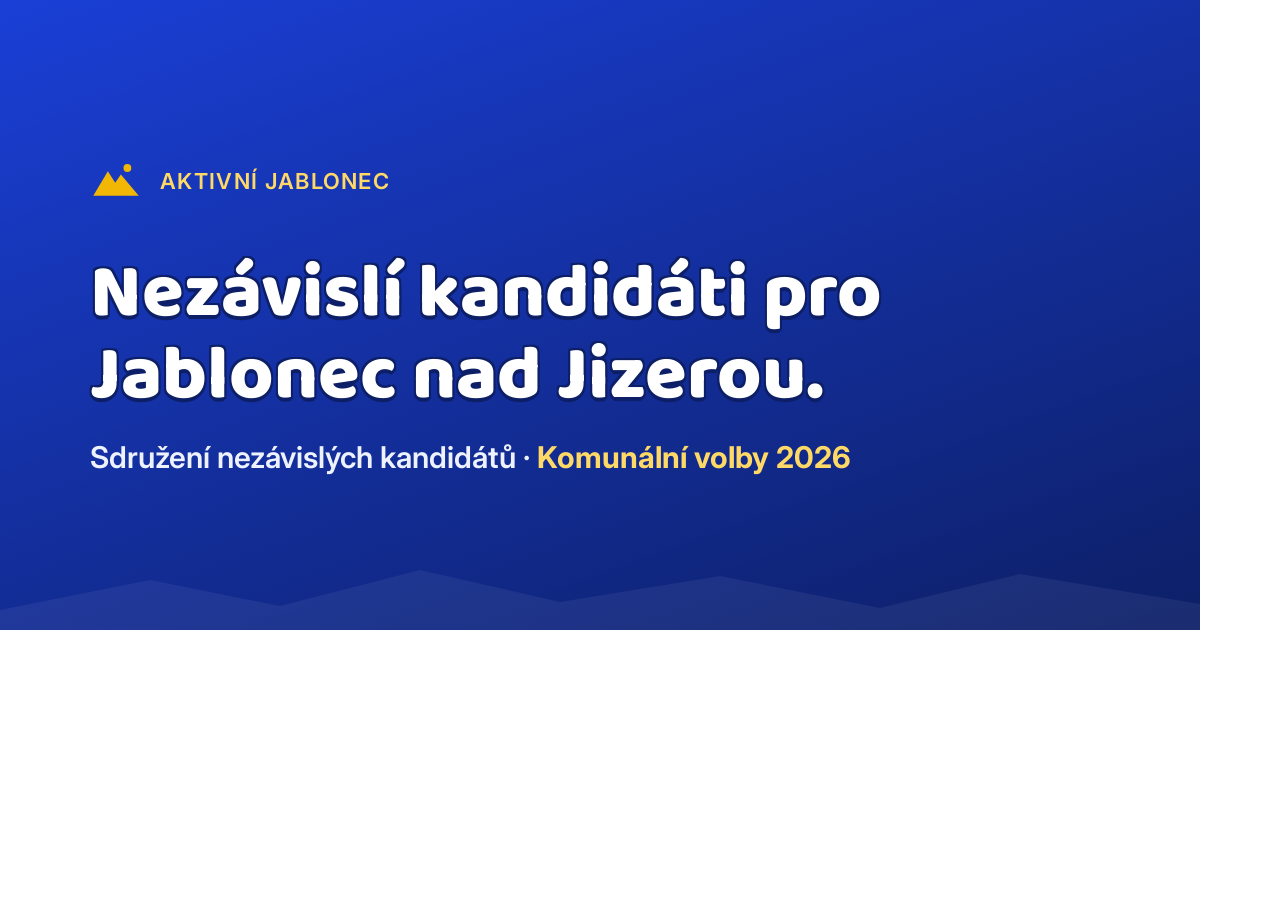
<file: og-image-sablona.html>
<!DOCTYPE html>
<html lang="cs">
<head>
<meta charset="UTF-8">
<style>
  @import url('https://fonts.googleapis.com/css2?family=Baloo+2:wght@700;800&family=Inter:wght@500;600&display=swap');
  * { box-sizing: border-box; }
  html, body {
    margin: 0; padding: 0; width: 1200px; height: 630px; overflow: hidden;
    font-family: 'Inter', system-ui, sans-serif;
  }
  .wrap {
    width: 1200px; height: 630px;
    background: linear-gradient(160deg, #1a3fd6 0%, #0d1f66 100%);
    position: relative;
    display: flex; flex-direction: column; justify-content: center;
    padding: 0 90px;
  }
  .ridge {
    position: absolute; bottom: 0; left: 0; width: 100%; height: 70px;
  }
  .brand-row { display: flex; align-items: center; gap: 18px; margin-bottom: 46px; }
  .brand-row svg { width: 52px; height: 52px; }
  .brand-row span {
    font-family: 'Inter', sans-serif; font-weight: 600; font-size: 22px;
    letter-spacing: .06em; text-transform: uppercase; color: #ffd966;
  }
  h1 {
    font-family: 'Baloo 2', sans-serif; font-weight: 800; font-size: 76px;
    color: #fff; margin: 0 0 22px; line-height: 1.08; max-width: 950px;
    text-shadow: -2px -2px 0 #0d1f66, 2px -2px 0 #0d1f66, -2px 2px 0 #0d1f66, 2px 2px 0 #0d1f66, 0 4px 0 #0d1f66;
  }
  p.tag {
    font-size: 30px; font-weight: 600; color: #eef2ff; margin: 0;
  }
  p.tag b { color: #ffd966; }
</style>
</head>
<body>
  <div class="wrap">
    <div class="brand-row">
      <svg viewBox="0 0 32 32" fill="none" xmlns="http://www.w3.org/2000/svg">
        <path d="M2 25L11 10L15.5 17L19 12L30 25H2Z" fill="#f2b705"/>
        <circle cx="23" cy="8" r="2.4" fill="#f2b705"/>
      </svg>
      <span>Aktivní Jablonec</span>
    </div>
    <h1>Nezávislí kandidáti pro Jablonec nad Jizerou.</h1>
    <p class="tag">Sdružení nezávislých kandidátů · <b>Komunální volby 2026</b></p>
    <svg class="ridge" viewBox="0 0 1200 70" preserveAspectRatio="none" xmlns="http://www.w3.org/2000/svg">
      <path d="M0,70 L0,50 L150,20 L280,46 L420,10 L560,42 L720,16 L880,48 L1020,14 L1200,44 L1200,70 Z" fill="rgba(255,255,255,0.06)"/>
    </svg>
  </div>
</body>
</html>
</file>
<file: style.css>
/* ==========================================================================
   Aktivní Jablonec — základní styl
   Modro-zlatá paleta a plakátový styl nadpisů vychází z grafiky
   předvolebních letáků sdružení (nejde o kopii oficiálního znaku města).
   ========================================================================== */

@import url('https://fonts.googleapis.com/css2?family=Baloo+2:wght@600;700;800&family=Inter:wght@400;500;600&display=swap');

:root {
  --color-bg: #f6f7fb;
  --color-bg-alt: #e9edfa;
  --color-panel: #ffffff;
  --color-forest: #1a3fd6;        /* hlavní modrá */
  --color-forest-dark: #0d1f66;   /* tmavě námořnická modrá */
  --color-brown: #8a6300;         /* tmavé zlaté písmo (čitelné na světlém pozadí) */
  --color-terracotta: #f2b705;    /* jasná zlatá — tlačítka, akcenty, dekorace */
  --color-text: #16213d;
  --color-text-light: #4d5878;
  --color-border: #d7deef;

  --font-heading: 'Baloo 2', Georgia, serif;
  --font-body: 'Inter', system-ui, -apple-system, sans-serif;

  --max-width: 1080px;
}

* { box-sizing: border-box; }

html { scroll-behavior: smooth; }

body {
  margin: 0;
  font-family: var(--font-body);
  color: var(--color-text);
  background: var(--color-bg);
  line-height: 1.6;
}

h1, h2, h3 {
  font-family: var(--font-heading);
  font-weight: 700;
  color: var(--color-forest-dark);
  line-height: 1.2;
  margin-top: 0;
}

a { color: var(--color-forest); text-decoration: none; }
a:hover { color: var(--color-brown); }

img { max-width: 100%; display: block; }

.wrap {
  max-width: var(--max-width);
  margin: 0 auto;
  padding: 0 1.5rem;
}

/* ---------- "Plakátový" nadpis — bílé písmo s tmavým obrysem ---------- */
.poster-text {
  color: #fff;
  text-shadow:
    -2px -2px 0 var(--color-forest-dark),
     2px -2px 0 var(--color-forest-dark),
    -2px  2px 0 var(--color-forest-dark),
     2px  2px 0 var(--color-forest-dark),
     0    3px 0 var(--color-forest-dark);
}

/* ---------- Ridge divider (motiv hor) ---------- */
.ridge {
  display: block;
  width: 100%;
  height: 46px;
}
.ridge-top { transform: scaleY(1); }
.ridge-flip { transform: scaleY(-1); }

/* ---------- Header ---------- */
header.site-header {
  background: var(--color-forest-dark);
  color: #f6f7fb;
}

.header-inner {
  display: flex;
  align-items: center;
  justify-content: space-between;
  padding: 1.1rem 1.5rem;
  max-width: var(--max-width);
  margin: 0 auto;
  gap: 1rem;
  flex-wrap: wrap;
}

.brand {
  display: flex;
  align-items: center;
  gap: .6rem;
  color: #fff;
}
.brand svg { width: 30px; height: 30px; flex-shrink: 0; color: var(--color-terracotta); }
.brand-text {
  font-family: var(--font-heading);
  font-size: 1.3rem;
  font-weight: 700;
  color: #fff;
}
.brand-text span {
  display: block;
  font-family: var(--font-body);
  font-size: .72rem;
  font-weight: 500;
  letter-spacing: .03em;
  color: #ffd966;
  text-transform: uppercase;
}

nav.main-nav ul {
  list-style: none;
  display: flex;
  gap: 1.6rem;
  margin: 0;
  padding: 0;
}
nav.main-nav a {
  color: #dfe4f7;
  font-weight: 500;
  padding: .3rem 0;
  border-bottom: 2px solid transparent;
}
nav.main-nav a:hover,
nav.main-nav a[aria-current="page"] {
  color: #fff;
  border-bottom-color: var(--color-terracotta);
}

/* ---------- Hero ---------- */
.hero {
  background: linear-gradient(160deg, var(--color-forest) 0%, var(--color-forest-dark) 100%);
  color: #fff;
  padding: 3.5rem 0 0;
}
.hero-inner {
  max-width: var(--max-width);
  margin: 0 auto;
  padding: 0 1.5rem 3rem;
  display: grid;
  gap: 1.2rem;
}
.hero h1 { font-size: 2.4rem; max-width: 34ch; }
.hero p.lead { max-width: 46ch; color: #eadfc4; font-size: 1.08rem; }
.hero .cta-row { display: flex; gap: .9rem; flex-wrap: wrap; margin-top: .4rem; }

.btn {
  display: inline-block;
  padding: .7rem 1.4rem;
  border-radius: 4px;
  font-weight: 700;
  font-size: .95rem;
  border: 2px solid transparent;
}
.btn-primary {
  background: var(--color-terracotta);
  color: var(--color-forest-dark);
}
.btn-primary:hover { background: #d9a600; color: var(--color-forest-dark); }
.btn-outline {
  border-color: rgba(255,255,255,.55);
  color: #fff;
}
.btn-outline:hover { border-color: #fff; background: rgba(255,255,255,.1); color: #fff; }

/* ---------- Page header (subpages) ---------- */
.page-header {
  background: linear-gradient(160deg, var(--color-forest) 0%, var(--color-forest-dark) 100%);
  color: #fff;
  padding: 3rem 0 3.2rem;
}
.page-header h1 { margin-bottom: .5rem; font-size: 2rem; }
.page-header p { color: #eadfc4; max-width: 52ch; margin: 0; }

/* ---------- Sections ---------- */
section { padding: 3.2rem 0; }
section.alt { background: var(--color-bg-alt); }

.section-head { max-width: 62ch; margin-bottom: 2rem; }
.section-head p { color: var(--color-text-light); }

.eyebrow {
  display: inline-block;
  font-size: .78rem;
  font-weight: 700;
  letter-spacing: .08em;
  text-transform: uppercase;
  color: var(--color-brown);
  margin-bottom: .5rem;
}

/* ---------- Cards ---------- */
.card-grid {
  display: grid;
  grid-template-columns: repeat(auto-fit, minmax(240px, 1fr));
  gap: 1.4rem;
}
.card {
  background: var(--color-panel);
  border: 1px solid var(--color-border);
  border-radius: 8px;
  padding: 1.6rem;
  border-top: 3px solid var(--color-terracotta);
}
.card .icon {
  width: 40px; height: 40px;
  color: var(--color-forest);
  margin-bottom: .9rem;
}
.card h3 { font-size: 1.1rem; margin-bottom: .4rem; }
.card p { color: var(--color-text-light); font-size: .95rem; margin: 0; }

/* ---------- Event list ---------- */
.event-list { display: grid; gap: 1.1rem; }
.event {
  display: grid;
  grid-template-columns: 110px 1fr;
  gap: 1.3rem;
  background: var(--color-panel);
  border: 1px solid var(--color-border);
  border-radius: 8px;
  padding: 1.3rem 1.5rem;
  align-items: start;
}
.event .date {
  font-family: var(--font-heading);
  color: var(--color-forest-dark);
  border-right: 1px solid var(--color-border);
  padding-right: 1.1rem;
}
.event .date .day { font-size: 1.7rem; font-weight: 700; line-height: 1; }
.event .date .month { display: block; font-size: .8rem; color: var(--color-text-light); text-transform: uppercase; letter-spacing: .05em; margin-top: .15rem;}
.event .tag {
  display: inline-block;
  font-size: .72rem;
  font-weight: 700;
  text-transform: uppercase;
  letter-spacing: .04em;
  color: var(--color-forest-dark);
  background: #ffe9a8;
  border-radius: 3px;
  padding: .18rem .5rem;
  margin-bottom: .5rem;
}
.event.past { opacity: .72; }
.event h3 { font-size: 1.08rem; margin-bottom: .35rem; }
.event p { margin: 0; color: var(--color-text-light); font-size: .95rem; }
.event p + p { margin-top: .6rem; }

@media (max-width: 560px) {
  .event { grid-template-columns: 1fr; }
  .event .date { border-right: none; border-bottom: 1px solid var(--color-border); padding-right: 0; padding-bottom: .6rem; display:flex; align-items: baseline; gap:.4rem; }
}

/* ---------- Candidate cards ---------- */
.cand-grid {
  display: grid;
  grid-template-columns: repeat(auto-fill, minmax(210px, 1fr));
  gap: 1.2rem;
}
.cand-card {
  position: relative;
  background: var(--color-panel);
  border: 1px solid var(--color-border);
  border-radius: 12px;
  padding: 1.6rem 1.2rem 1.3rem;
  text-align: center;
  transition: transform .15s ease, box-shadow .15s ease, border-color .15s ease;
}
.cand-card:hover {
  transform: translateY(-4px);
  box-shadow: 0 14px 28px rgba(13, 31, 102, .14);
  border-color: var(--color-terracotta);
}
.cand-number {
  position: absolute;
  top: .7rem;
  left: .7rem;
  width: 26px;
  height: 26px;
  border-radius: 50%;
  background: var(--color-terracotta);
  color: var(--color-forest-dark);
  font-family: var(--font-heading);
  font-weight: 700;
  font-size: .8rem;
  display: flex;
  align-items: center;
  justify-content: center;
}
.cand-avatar {
  width: 68px;
  height: 68px;
  border-radius: 50%;
  margin: 0 auto .9rem;
  background: linear-gradient(160deg, var(--color-forest) 0%, var(--color-forest-dark) 100%);
  color: #fff;
  font-family: var(--font-heading);
  font-weight: 700;
  font-size: 1.15rem;
  letter-spacing: .02em;
  display: flex;
  align-items: center;
  justify-content: center;
  overflow: hidden;
}
.cand-avatar img {
  width: 100%;
  height: 100%;
  object-fit: cover;
  border-radius: 50%;
}
.cand-card h3 { font-size: .98rem; margin-bottom: .25rem; line-height: 1.3; }
.cand-role {
  font-size: .82rem;
  color: var(--color-brown);
  font-weight: 600;
  margin: 0 0 .6rem;
  min-height: 2.1em;
}
.cand-meta { font-size: .78rem; color: var(--color-text-light); margin: 0; }

/* ---------- Timeline ---------- */
.timeline {
  border-left: 2px solid var(--color-border);
  padding-left: 1.6rem;
  display: grid;
  gap: 1.6rem;
}
.timeline .item .year {
  font-family: var(--font-heading);
  color: var(--color-brown);
  font-weight: 700;
  font-size: 1.05rem;
}
.timeline .item h3 { margin: .2rem 0 .3rem; font-size: 1.05rem; }
.timeline .item p { margin: 0; color: var(--color-text-light); font-size: .95rem; }

/* ---------- Quote ---------- */
.quote-block {
  font-family: var(--font-heading);
  font-weight: 600;
  font-size: 1.25rem;
  line-height: 1.5;
  border-left: 4px solid var(--color-terracotta);
  padding-left: 1.2rem;
  margin: 0;
}

/* ---------- Card bullet lists (program) ---------- */
.card ul.program-list {
  list-style: none;
  margin: .8rem 0 0;
  padding: 0;
  display: grid;
  gap: .55rem;
}
.card ul.program-list li { font-size: .92rem; color: var(--color-text-light); }
.card ul.program-list strong { color: var(--color-text); }

.table-note { font-size: .85rem; color: var(--color-text-light); margin-top: 1.4rem; }

/* ---------- Values list ---------- */
.value-list { list-style: none; margin: 0; padding: 0; display: grid; gap: 1rem; }
.value-list li { display: flex; gap: .8rem; align-items: flex-start; }
.value-list .icon { width: 22px; height: 22px; color: var(--color-brown); flex-shrink: 0; margin-top: .2rem; }

/* ---------- Join / CTA panel ---------- */
.panel {
  background: linear-gradient(160deg, var(--color-forest) 0%, var(--color-forest-dark) 100%);
  color: #fff;
  border-radius: 10px;
  padding: 2.4rem;
  display: grid;
  gap: 1rem;
  border-top: 4px solid var(--color-terracotta);
}
.panel h2 { color: #fff; }
.panel p { color: #dbe1f7; max-width: 56ch; }

/* ---------- Footer ---------- */
footer.site-footer {
  background: var(--color-forest-dark);
  color: #c3cbef;
}
.footer-inner {
  max-width: var(--max-width);
  margin: 0 auto;
  padding: 2.4rem 1.5rem 2rem;
  display: grid;
  grid-template-columns: repeat(auto-fit, minmax(200px, 1fr));
  gap: 2rem;
}
.footer-inner h4 {
  color: #fff;
  font-family: var(--font-body);
  font-size: .82rem;
  text-transform: uppercase;
  letter-spacing: .06em;
  margin-bottom: .8rem;
}
.footer-inner p, .footer-inner a { color: #c3cbef; font-size: .92rem; }
.footer-inner a:hover { color: var(--color-terracotta); }
.footer-inner ul { list-style: none; margin: 0; padding: 0; display: grid; gap: .5rem; }
.footer-bottom {
  border-top: 1px solid rgba(255,255,255,.12);
  text-align: center;
  padding: 1rem 1.5rem 1.6rem;
  font-size: .82rem;
  color: #8f9ad4;
}

@media (max-width: 640px) {
  .header-inner { flex-direction: column; align-items: flex-start; }
  .hero h1 { font-size: 1.9rem; }
}
</file>
